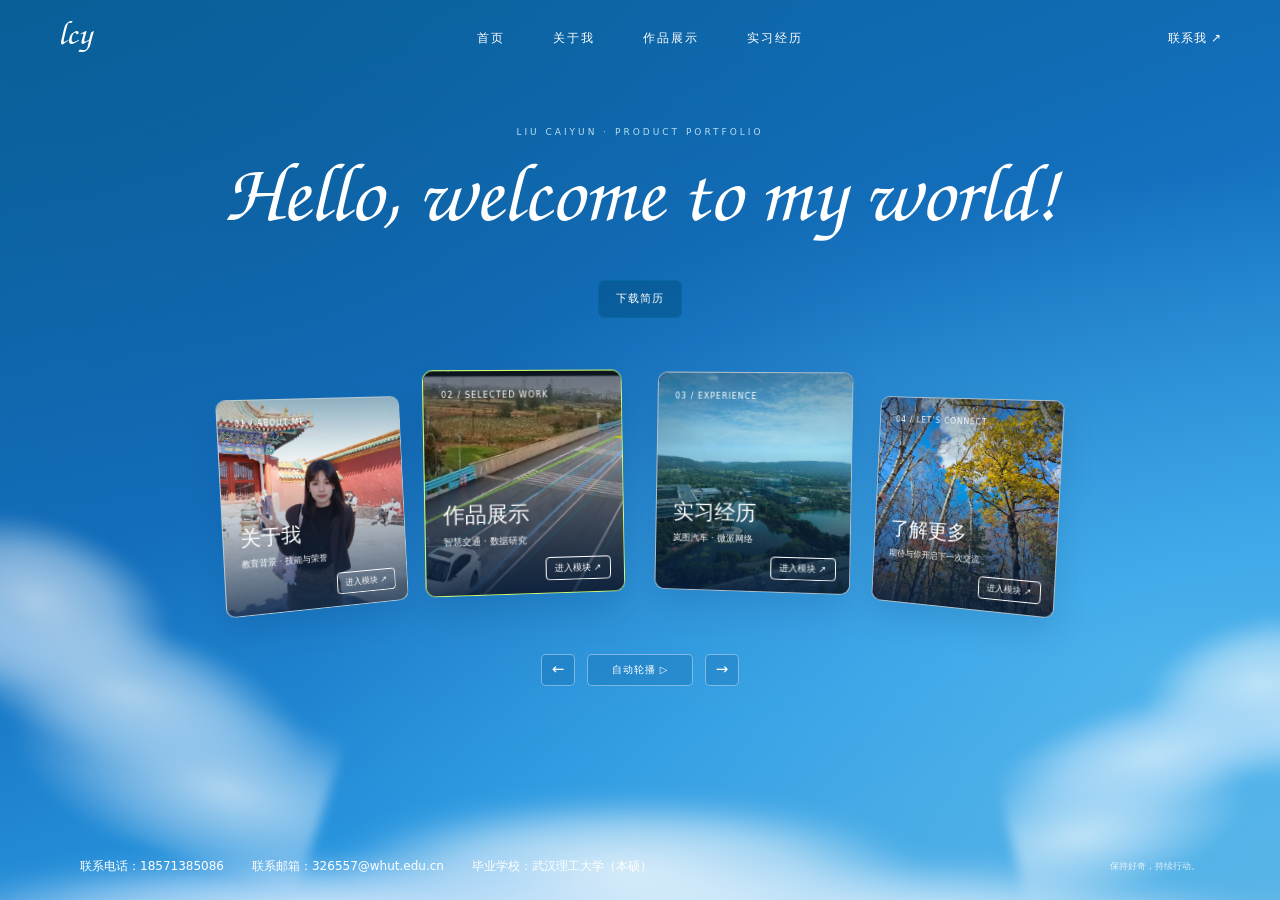
<file: index.html>
<!doctype html>
<html lang="zh-CN"><head><meta charset="utf-8"><meta name="viewport" content="width=device-width,initial-scale=1"><meta name="description" content="刘彩云的个人简历与作品集，产品经理求职。"><title>刘彩云 · 产品经理求职作品集</title><link rel="stylesheet" href="style.css"><link rel="stylesheet" href="landing.css"></head><body>
<a class="skip" href="#main">跳转到主要内容</a>
<div class="landing-sky" aria-hidden="true"><div class="sky-glow"></div><div class="cloudscape cloud-left"></div><div class="cloudscape cloud-right"></div><div class="cloudscape cloud-floor"></div><div class="cloudscape cloud-front"></div></div>
<header><a class="header-name" href="index.html" aria-label="lcy 首页">lcy</a><nav aria-label="主导航"><a href="index.html">首页</a><a href="about.html">关于我</a><a href="projects.html">作品展示</a><a href="experience.html">实习经历</a></nav><a class="nav-contact" href="contact.html">联系我 ↗</a></header>
<main id="main"><section class="landing-home" id="home" aria-label="个人作品集首页"><div class="intro"><p class="intro-kicker">LIU CAIYUN · PRODUCT PORTFOLIO</p><h1 class="handwritten-title">Hello, welcome to my world!</h1><div class="landing-actions"><a class="button quiet" href="assets/resume.pdf" download="刘彩云-简历.pdf">下载简历</a></div></div>
<div class="module-deck orbit-deck" aria-label="四个内容模块的旋转展示" aria-roledescription="轮播"><div class="module-card about-card depth-card"><button class="module-select" aria-label="将关于我移到前方" aria-pressed="false"><img src="assets/portrait.jpg" alt="刘彩云个人照片"><span class="card-number">01 / ABOUT ME</span><span class="card-content"><strong>关于我</strong><small>教育背景 · 技能与荣誉</small></span></button><a class="module-enter" href="about.html">进入模块 ↗</a></div><div class="module-card work-card depth-card"><button class="module-select" aria-label="将作品展示移到前方" aria-pressed="false"><img class="card-photo" src="assets/work-photo.png" alt="高速公路车辆轨迹研究画面" draggable="false"><span class="card-number">02 / SELECTED WORK</span><span class="card-content"><strong>作品展示</strong><small>智慧交通 · 数据研究</small></span></button><a class="module-enter" href="projects.html">进入模块 ↗</a></div><div class="module-card career-card depth-card"><button class="module-select" aria-label="将实习经历移到前方" aria-pressed="false"><img class="card-photo" src="assets/experience-photo.jpg" alt="园区与湖景" draggable="false"><span class="card-number">03 / EXPERIENCE</span><span class="card-content"><strong>实习经历</strong><small>岚图汽车 · 微派网络</small></span></button><a class="module-enter" href="experience.html">进入模块 ↗</a></div><div class="module-card contact-card depth-card"><button class="module-select" aria-label="将了解更多移到前方" aria-pressed="false"><img class="card-photo" src="assets/contact-photo.jpg" alt="蓝天下的秋日树林" draggable="false"><span class="card-number">04 / LET’S CONNECT</span><span class="card-content"><strong>了解更多</strong><small>期待与你开启下一次交流</small></span></button><a class="module-enter" href="contact.html">进入模块 ↗</a></div></div>
<div class="orbit-controls" role="group" aria-label="控制模块旋转"><button id="orbit-prev" aria-label="向左旋转">←</button><button id="orbit-pause" aria-pressed="false">暂停旋转 Ⅱ</button><button id="orbit-next" aria-label="向右旋转">→</button></div><footer class="landing-footer"><div class="footer-contacts"><button type="button" class="copy-contact" data-copy="18571385086" data-copy-label="联系电话" aria-label="复制联系电话 18571385086">联系电话：18571385086</button><button type="button" class="copy-contact" data-copy="326557@whut.edu.cn" data-copy-label="联系邮箱" aria-label="复制联系邮箱 326557@whut.edu.cn">联系邮箱：326557@whut.edu.cn</button><span class="footer-school">毕业学校：武汉理工大学（本硕）</span></div><span>保持好奇，持续行动。</span></footer></section>





</main><dialog id="project-dialog" aria-labelledby="dialog-title"><button class="close" aria-label="关闭项目详情">×</button><span class="eyebrow">RESEARCH PROJECT</span><h2 id="dialog-title"></h2><div id="dialog-content"></div><button class="button primary close-bottom">返回项目列表</button></dialog>
<dialog id="photo-dialog" aria-label="个人照片"><button class="photo-close" aria-label="关闭照片">×</button><img src="assets/portrait.jpg" alt="刘彩云的个人照片完整展示"><p>刘彩云 · 保持好奇，持续行动。</p></dialog><script src="script.js"></script><script src="orbit.js"></script><div class="copy-toast" role="status" aria-live="polite"></div></body></html>
</file>
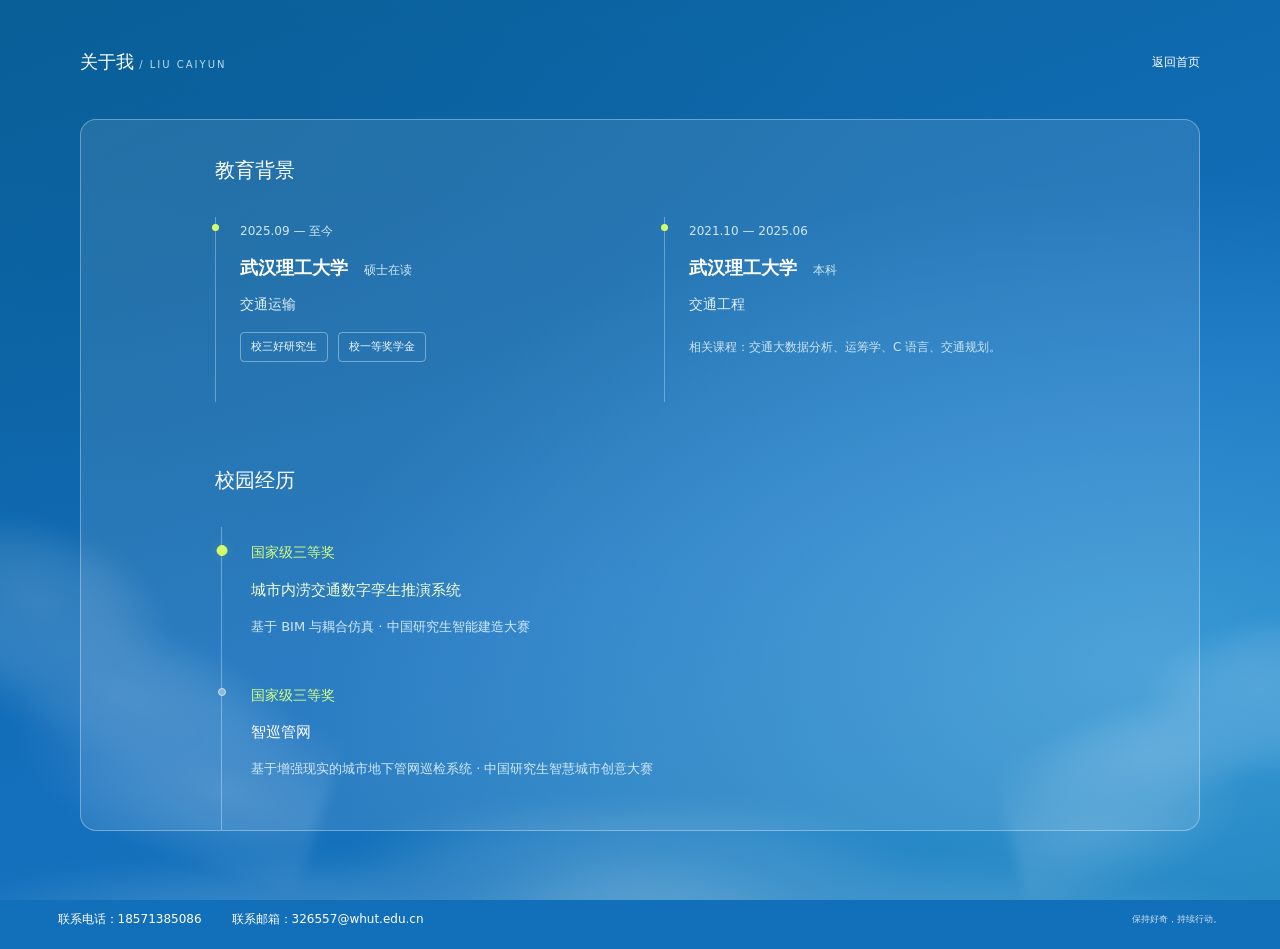
<file: about.html>
<!doctype html>
<html lang="zh-CN"><head><meta charset="utf-8"><meta name="viewport" content="width=device-width,initial-scale=1"><meta name="description" content="刘彩云的个人简历与作品集，产品经理求职。"><title>关于我 · 刘彩云</title><link rel="stylesheet" href="style.css"><link rel="stylesheet" href="landing.css"></head><body class="detail-page about-page"><div class="landing-sky" aria-hidden="true"><div class="sky-glow"></div><div class="cloudscape cloud-left"></div><div class="cloudscape cloud-right"></div><div class="cloudscape cloud-floor"></div><div class="cloudscape cloud-front"></div></div><main id="main" class="detail-main"><div class="module-toolbar"><div>关于我<small> / LIU CAIYUN</small></div><a class="back-link" href="index.html">返回首页</a></div><section class="section wrap module-panel" id="about" aria-label="关于我"><div class="about-grid paged-about"><div class="about-pages" tabindex="0" aria-label="上下滚动查看教育背景、校园经历、工具与能力"><section class="about-sheet" aria-label="教育背景"><div><h3 class="minor-title">教育背景</h3><div class="education"><span class="edu-dot"></span><small>2025.09 — 至今</small><h3>武汉理工大学 <span>硕士在读</span></h3><p>交通运输</p><div class="tags"><span>校三好研究生</span><span>校一等奖学金</span></div></div><div class="education"><span class="edu-dot"></span><small>2021.10 — 2025.06</small><h3>武汉理工大学 <span>本科</span></h3><p>交通工程</p><p class="note">相关课程：交通大数据分析、运筹学、C 语言、交通规划。</p></div></div></section><section class="about-sheet" id="campus" aria-label="校园经历"><div class="awards awards-timeline"><h3 class="minor-title">校园经历</h3><article><span>国家级三等奖</span><h4><a class="campus-project-link" href="flood-project.html">城市内涝交通数字孪生推演系统</a></h4><p>基于 BIM 与耦合仿真 · 中国研究生智能建造大赛</p></article><article><span>国家级三等奖</span><h4>智巡管网</h4><p>基于增强现实的城市地下管网巡检系统 · 中国研究生智慧城市创意大赛</p></article><article><span>理工合伙人二等奖</span><h4>全息智航</h4><p>智慧透视长江黄金水道项目。</p></article><article><span>院级一等奖</span><h4>智能驾驶技术应用的社会信任度调查</h4></article><article><span>教材整理参与</span><h4>《交通地理信息系统——原理、方法及应用》</h4><p>高等学校交通运输类专业教材</p></article></div></section><section class="about-sheet skills-sheet" aria-label="工具与能力"><div><div class="skills"><h3 class="minor-title">工具与能力</h3><dl><dt>数据与技术</dt><dd>Python · SQL · HTML / CSS</dd><dt>基础办公软件</dt><dd>Excel · PowerPoint · Word · Visio</dd><dt>设计</dt><dd>Photoshop · PR</dd><dt>语言</dt><dd>CET-4 · CET-6</dd></dl></div></div></section></div></div></section></main><footer class="landing-footer"><div class="footer-contacts"><button type="button" class="copy-contact" data-copy="18571385086" data-copy-label="联系电话" aria-label="复制联系电话 18571385086">联系电话：18571385086</button><button type="button" class="copy-contact" data-copy="326557@whut.edu.cn" data-copy-label="联系邮箱" aria-label="复制联系邮箱 326557@whut.edu.cn">联系邮箱：326557@whut.edu.cn</button></div><span>保持好奇，持续行动。</span></footer><dialog id="project-dialog" aria-labelledby="dialog-title"><button class="close" aria-label="关闭项目详情">×</button><span class="eyebrow">RESEARCH PROJECT</span><h2 id="dialog-title"></h2><div id="dialog-content"></div><button class="button primary close-bottom">返回项目列表</button></dialog><script src="script.js"></script><script src="about-pages.js"></script><div class="copy-toast" role="status" aria-live="polite"></div></body></html>
</file>
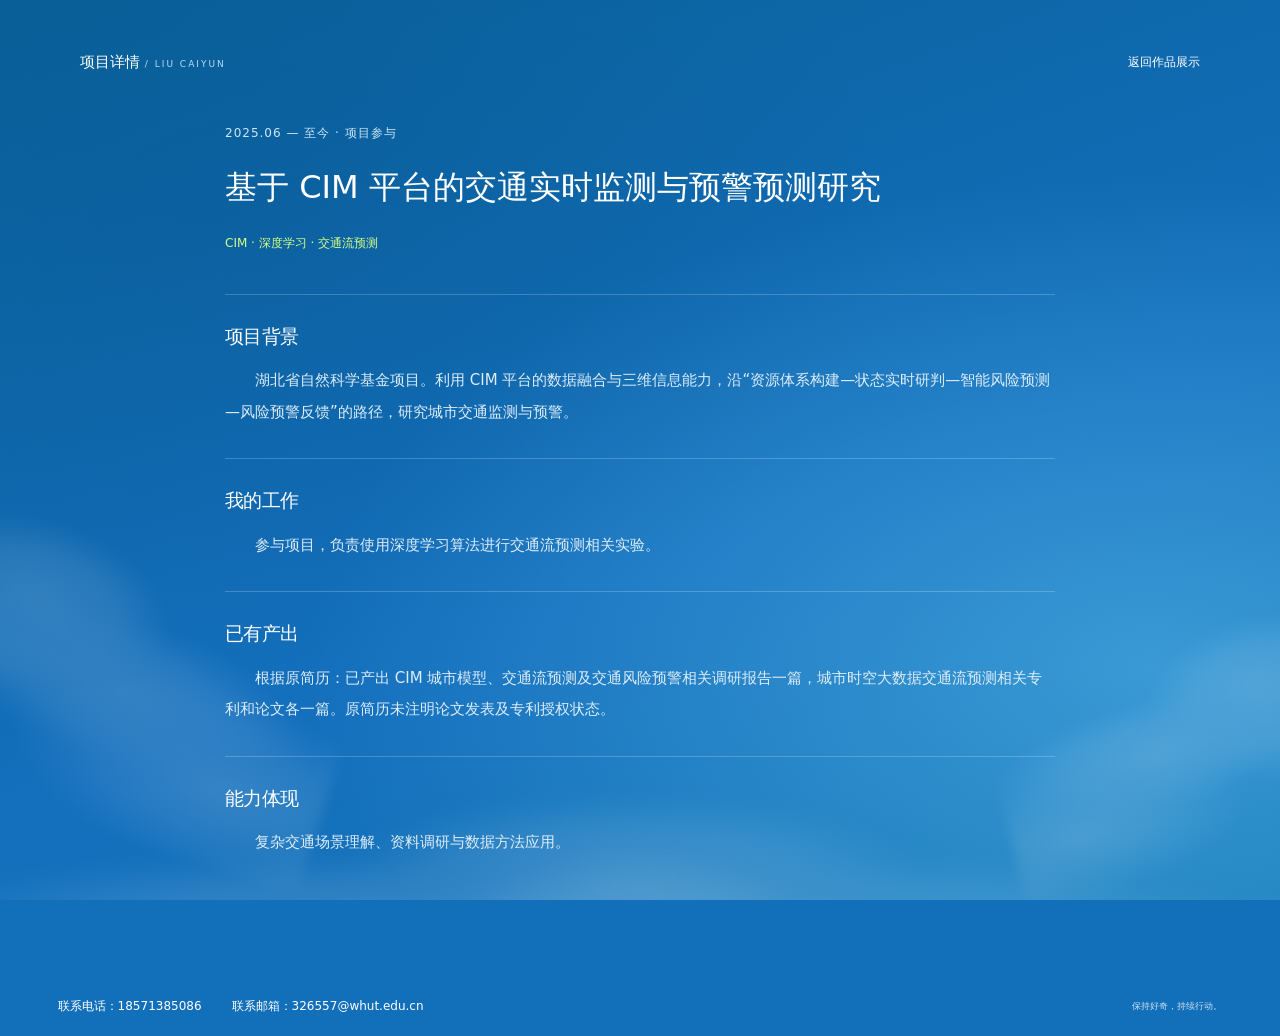
<file: cim-project.html>
<!doctype html>
<html lang="zh-CN"><head><meta charset="utf-8"><meta name="viewport" content="width=device-width,initial-scale=1"><meta name="description" content="刘彩云的个人简历与作品集，产品经理求职。"><title>基于 CIM 平台的交通实时监测与预警预测研究 · 刘彩云</title><link rel="stylesheet" href="style.css"><link rel="stylesheet" href="landing.css"></head><body class="detail-page research-page"><div class="landing-sky" aria-hidden="true"><div class="sky-glow"></div><div class="cloudscape cloud-left"></div><div class="cloudscape cloud-right"></div><div class="cloudscape cloud-floor"></div><div class="cloudscape cloud-front"></div></div><main id="main" class="detail-main"><div class="module-toolbar"><div>项目详情<small> / LIU CAIYUN</small></div><a class="back-link" href="projects.html">返回作品展示</a></div><article class="research-content"><div class="research-heading"><p class="research-meta">2025.06 — 至今 · 项目参与</p><h1>基于 CIM 平台的交通实时监测与预警预测研究</h1><p class="research-tools">CIM · 深度学习 · 交通流预测</p></div><section><h2>项目背景</h2><p>湖北省自然科学基金项目。利用 CIM 平台的数据融合与三维信息能力，沿“资源体系构建—状态实时研判—智能风险预测—风险预警反馈”的路径，研究城市交通监测与预警。</p></section><section><h2>我的工作</h2><p>参与项目，负责使用深度学习算法进行交通流预测相关实验。</p></section><section><h2>已有产出</h2><p>根据原简历：已产出 CIM 城市模型、交通流预测及交通风险预警相关调研报告一篇，城市时空大数据交通流预测相关专利和论文各一篇。原简历未注明论文发表及专利授权状态。</p></section><section><h2>能力体现</h2><p>复杂交通场景理解、资料调研与数据方法应用。</p></section></article></main><footer class="landing-footer"><div class="footer-contacts"><button type="button" class="copy-contact" data-copy="18571385086" data-copy-label="联系电话" aria-label="复制联系电话 18571385086">联系电话：18571385086</button><button type="button" class="copy-contact" data-copy="326557@whut.edu.cn" data-copy-label="联系邮箱" aria-label="复制联系邮箱 326557@whut.edu.cn">联系邮箱：326557@whut.edu.cn</button></div><span>保持好奇，持续行动。</span></footer><dialog id="project-dialog" aria-labelledby="dialog-title"><button class="close" aria-label="关闭项目详情">×</button><span class="eyebrow">RESEARCH PROJECT</span><h2 id="dialog-title"></h2><div id="dialog-content"></div><button class="button primary close-bottom">返回项目列表</button></dialog><script src="script.js"></script><div class="copy-toast" role="status" aria-live="polite"></div></body></html>
</file>
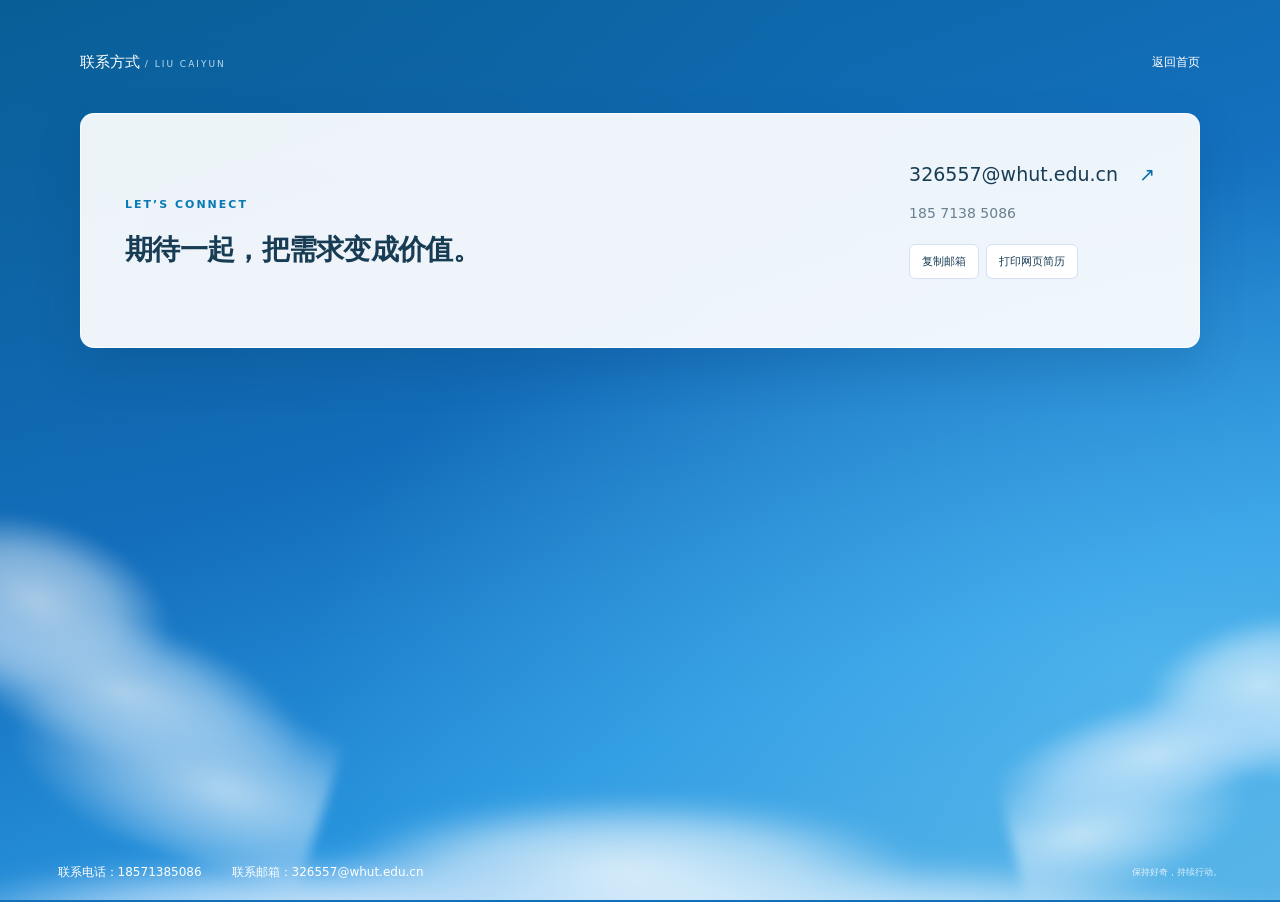
<file: contact.html>
<!doctype html>
<html lang="zh-CN"><head><meta charset="utf-8"><meta name="viewport" content="width=device-width,initial-scale=1"><meta name="description" content="刘彩云的个人简历与作品集，产品经理求职。"><title>联系方式 · 刘彩云</title><link rel="stylesheet" href="style.css"><link rel="stylesheet" href="landing.css"></head><body class="detail-page"><div class="landing-sky" aria-hidden="true"><div class="sky-glow"></div><div class="cloudscape cloud-left"></div><div class="cloudscape cloud-right"></div><div class="cloudscape cloud-floor"></div><div class="cloudscape cloud-front"></div></div><main id="main" class="detail-main"><div class="module-toolbar"><div>联系方式<small> / LIU CAIYUN</small></div><a class="back-link" href="index.html">返回首页</a></div><section class="contact wrap module-panel" id="contact" aria-label="联系方式"><div><span class="eyebrow">LET’S CONNECT</span><h2>期待一起，把需求变成价值。</h2></div><div class="contact-actions"><a href="mailto:326557@whut.edu.cn">326557@whut.edu.cn <span>↗</span></a><a class="phone" href="tel:18571385086">185 7138 5086</a><div><button id="copy-email">复制邮箱</button><button id="print">打印网页简历</button></div><span id="copy-status" role="status"></span></div></section></main><footer class="landing-footer"><div class="footer-contacts"><button type="button" class="copy-contact" data-copy="18571385086" data-copy-label="联系电话" aria-label="复制联系电话 18571385086">联系电话：18571385086</button><button type="button" class="copy-contact" data-copy="326557@whut.edu.cn" data-copy-label="联系邮箱" aria-label="复制联系邮箱 326557@whut.edu.cn">联系邮箱：326557@whut.edu.cn</button></div><span>保持好奇，持续行动。</span></footer><dialog id="project-dialog" aria-labelledby="dialog-title"><button class="close" aria-label="关闭项目详情">×</button><span class="eyebrow">RESEARCH PROJECT</span><h2 id="dialog-title"></h2><div id="dialog-content"></div><button class="button primary close-bottom">返回项目列表</button></dialog><script src="script.js"></script><div class="copy-toast" role="status" aria-live="polite"></div></body></html>
</file>
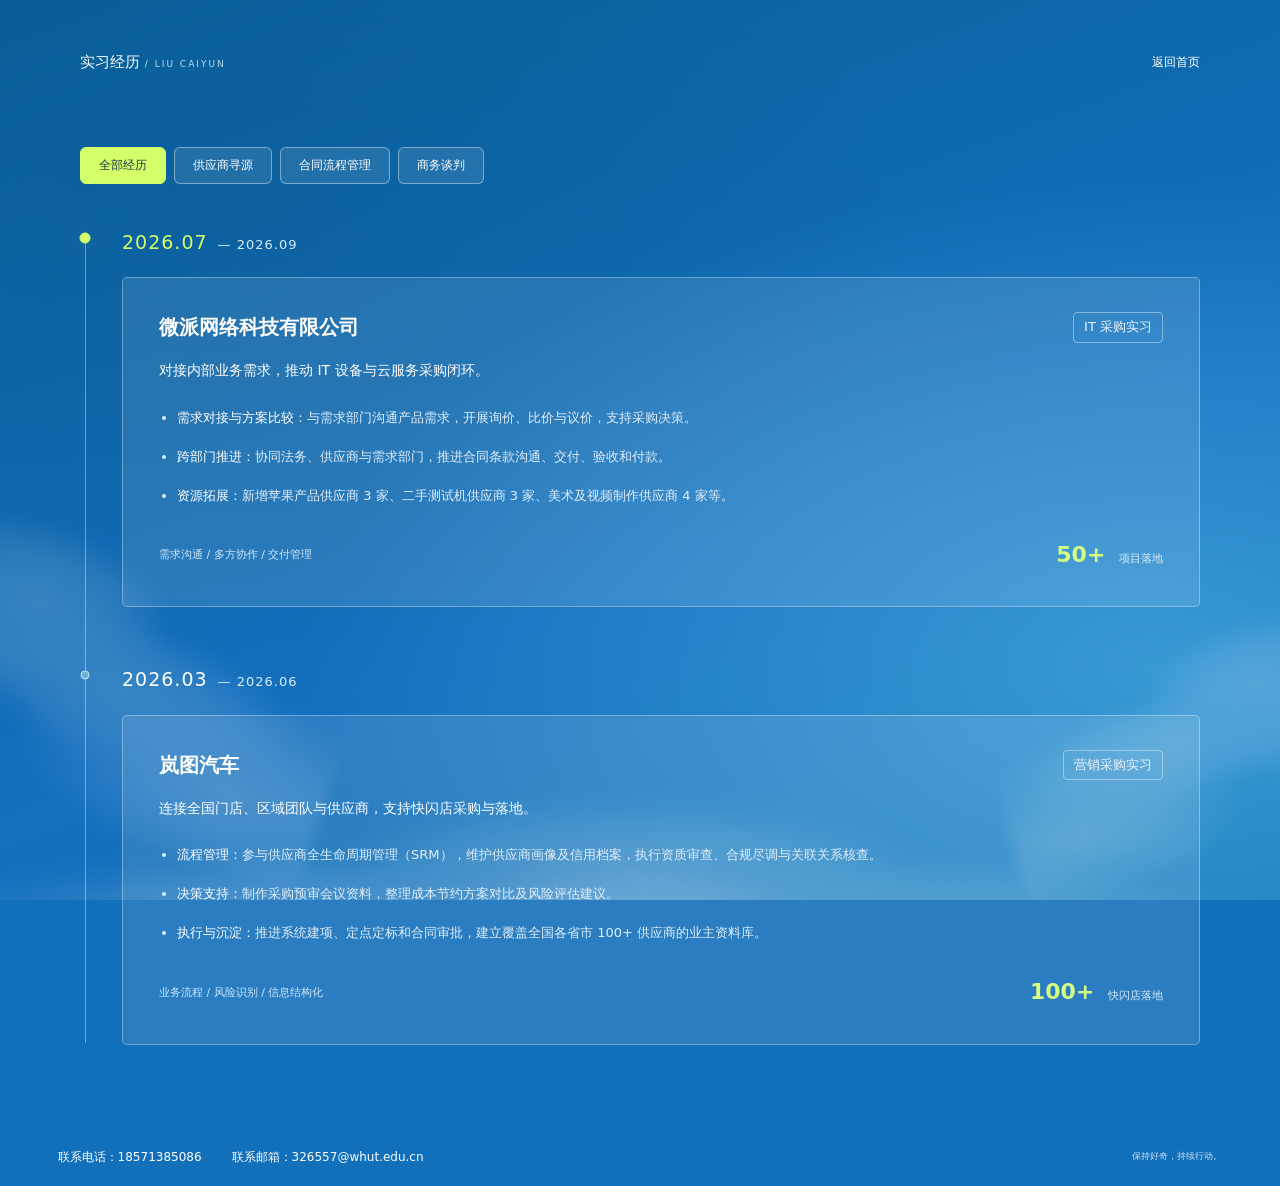
<file: experience.html>
<!doctype html>
<html lang="zh-CN"><head><meta charset="utf-8"><meta name="viewport" content="width=device-width,initial-scale=1"><meta name="description" content="刘彩云的个人简历与作品集，产品经理求职。"><title>实习经历 · 刘彩云</title><link rel="stylesheet" href="style.css"><link rel="stylesheet" href="landing.css"></head><body class="detail-page experience-page"><div class="landing-sky" aria-hidden="true"><div class="sky-glow"></div><div class="cloudscape cloud-left"></div><div class="cloudscape cloud-right"></div><div class="cloudscape cloud-floor"></div><div class="cloudscape cloud-front"></div></div><main id="main" class="detail-main"><div class="module-toolbar"><div>实习经历<small> / LIU CAIYUN</small></div><a class="back-link" href="index.html">返回首页</a></div><section class="section wrap module-panel" id="experience" aria-label="实习经历"><div class="filters" role="group" aria-label="筛选实习经历"><button class="selected" data-filter="all" aria-pressed="true">全部经历</button><button data-filter="sourcing" aria-pressed="false">供应商寻源</button><button data-filter="contract" aria-pressed="false">合同流程管理</button><button data-filter="negotiation" aria-pressed="false">商务谈判</button></div>
<div class="experience-timeline"><div class="timeline-rail" aria-hidden="true"><span class="timeline-progress"></span></div><div class="timeline-entry"><div class="timeline-date"><time datetime="2026-07">2026.07</time><span>— 2026.09</span></div><article class="experience" data-tags="sourcing contract negotiation"><div class="exp-content"><div class="exp-title"><h3>微派网络科技有限公司</h3><span class="tag">IT 采购实习</span></div><p class="lead">对接内部业务需求，推动 IT 设备与云服务采购闭环。</p><ul><li><b>需求对接与方案比较：</b>与需求部门沟通产品需求，开展询价、比价与议价，支持采购决策。</li><li><b>跨部门推进：</b>协同法务、供应商与需求部门，推进合同条款沟通、交付、验收和付款。</li><li><b>资源拓展：</b>新增苹果产品供应商 3 家、二手测试机供应商 3 家、美术及视频制作供应商 4 家等。</li></ul><div class="exp-foot"><span>需求沟通 / 多方协作 / 交付管理</span><strong>50+ <small>项目落地</small></strong></div></div></article>
</div><div class="timeline-entry"><div class="timeline-date"><time datetime="2026-03">2026.03</time><span>— 2026.06</span></div><article class="experience" data-tags="contract"><div class="exp-content"><div class="exp-title"><h3>岚图汽车</h3><span class="tag">营销采购实习</span></div><p class="lead">连接全国门店、区域团队与供应商，支持快闪店采购与落地。</p><ul><li><b>流程管理：</b>参与供应商全生命周期管理（SRM），维护供应商画像及信用档案，执行资质审查、合规尽调与关联关系核查。</li><li><b>决策支持：</b>制作采购预审会议资料，整理成本节约方案对比及风险评估建议。</li><li><b>执行与沉淀：</b>推进系统建项、定点定标和合同审批，建立覆盖全国各省市 100+ 供应商的业主资料库。</li></ul><div class="exp-foot"><span>业务流程 / 风险识别 / 信息结构化</span><strong>100+ <small>快闪店落地</small></strong></div></div></article></div></div></section></main><footer class="landing-footer"><div class="footer-contacts"><button type="button" class="copy-contact" data-copy="18571385086" data-copy-label="联系电话" aria-label="复制联系电话 18571385086">联系电话：18571385086</button><button type="button" class="copy-contact" data-copy="326557@whut.edu.cn" data-copy-label="联系邮箱" aria-label="复制联系邮箱 326557@whut.edu.cn">联系邮箱：326557@whut.edu.cn</button></div><span>保持好奇，持续行动。</span></footer><dialog id="project-dialog" aria-labelledby="dialog-title"><button class="close" aria-label="关闭项目详情">×</button><span class="eyebrow">RESEARCH PROJECT</span><h2 id="dialog-title"></h2><div id="dialog-content"></div><button class="button primary close-bottom">返回项目列表</button></dialog><script src="script.js"></script><script src="experience-timeline.js"></script><div class="copy-toast" role="status" aria-live="polite"></div></body></html>
</file>
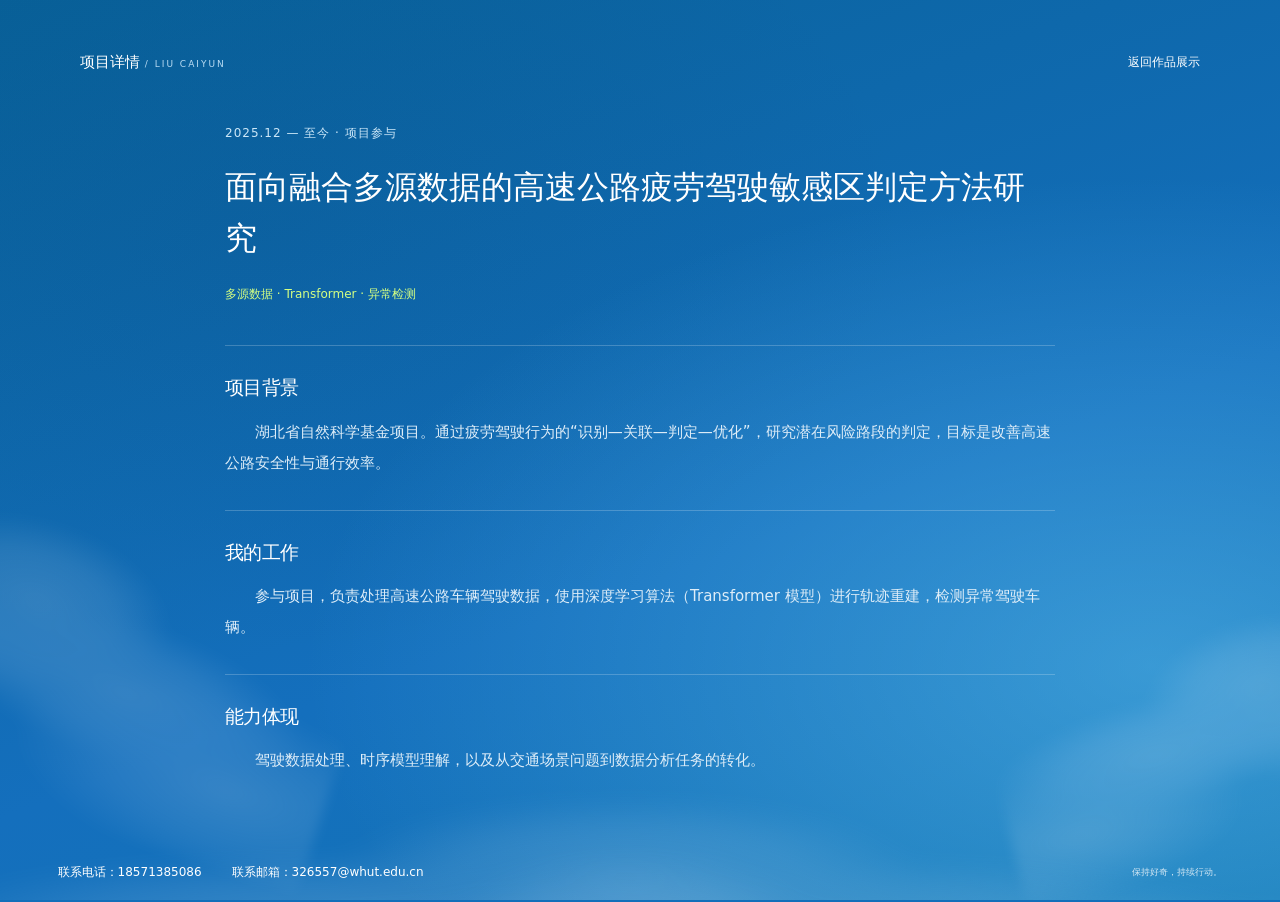
<file: fatigue-project.html>
<!doctype html>
<html lang="zh-CN"><head><meta charset="utf-8"><meta name="viewport" content="width=device-width,initial-scale=1"><meta name="description" content="刘彩云的个人简历与作品集，产品经理求职。"><title>面向融合多源数据的高速公路疲劳驾驶敏感区判定方法研究 · 刘彩云</title><link rel="stylesheet" href="style.css"><link rel="stylesheet" href="landing.css"></head><body class="detail-page research-page"><div class="landing-sky" aria-hidden="true"><div class="sky-glow"></div><div class="cloudscape cloud-left"></div><div class="cloudscape cloud-right"></div><div class="cloudscape cloud-floor"></div><div class="cloudscape cloud-front"></div></div><main id="main" class="detail-main"><div class="module-toolbar"><div>项目详情<small> / LIU CAIYUN</small></div><a class="back-link" href="projects.html">返回作品展示</a></div><article class="research-content"><div class="research-heading"><p class="research-meta">2025.12 — 至今 · 项目参与</p><h1>面向融合多源数据的高速公路疲劳驾驶敏感区判定方法研究</h1><p class="research-tools">多源数据 · Transformer · 异常检测</p></div><section><h2>项目背景</h2><p>湖北省自然科学基金项目。通过疲劳驾驶行为的“识别—关联—判定—优化”，研究潜在风险路段的判定，目标是改善高速公路安全性与通行效率。</p></section><section><h2>我的工作</h2><p>参与项目，负责处理高速公路车辆驾驶数据，使用深度学习算法（Transformer 模型）进行轨迹重建，检测异常驾驶车辆。</p></section><section><h2>能力体现</h2><p>驾驶数据处理、时序模型理解，以及从交通场景问题到数据分析任务的转化。</p></section></article></main><footer class="landing-footer"><div class="footer-contacts"><button type="button" class="copy-contact" data-copy="18571385086" data-copy-label="联系电话" aria-label="复制联系电话 18571385086">联系电话：18571385086</button><button type="button" class="copy-contact" data-copy="326557@whut.edu.cn" data-copy-label="联系邮箱" aria-label="复制联系邮箱 326557@whut.edu.cn">联系邮箱：326557@whut.edu.cn</button></div><span>保持好奇，持续行动。</span></footer><dialog id="project-dialog" aria-labelledby="dialog-title"><button class="close" aria-label="关闭项目详情">×</button><span class="eyebrow">RESEARCH PROJECT</span><h2 id="dialog-title"></h2><div id="dialog-content"></div><button class="button primary close-bottom">返回项目列表</button></dialog><script src="script.js"></script><div class="copy-toast" role="status" aria-live="polite"></div></body></html>
</file>
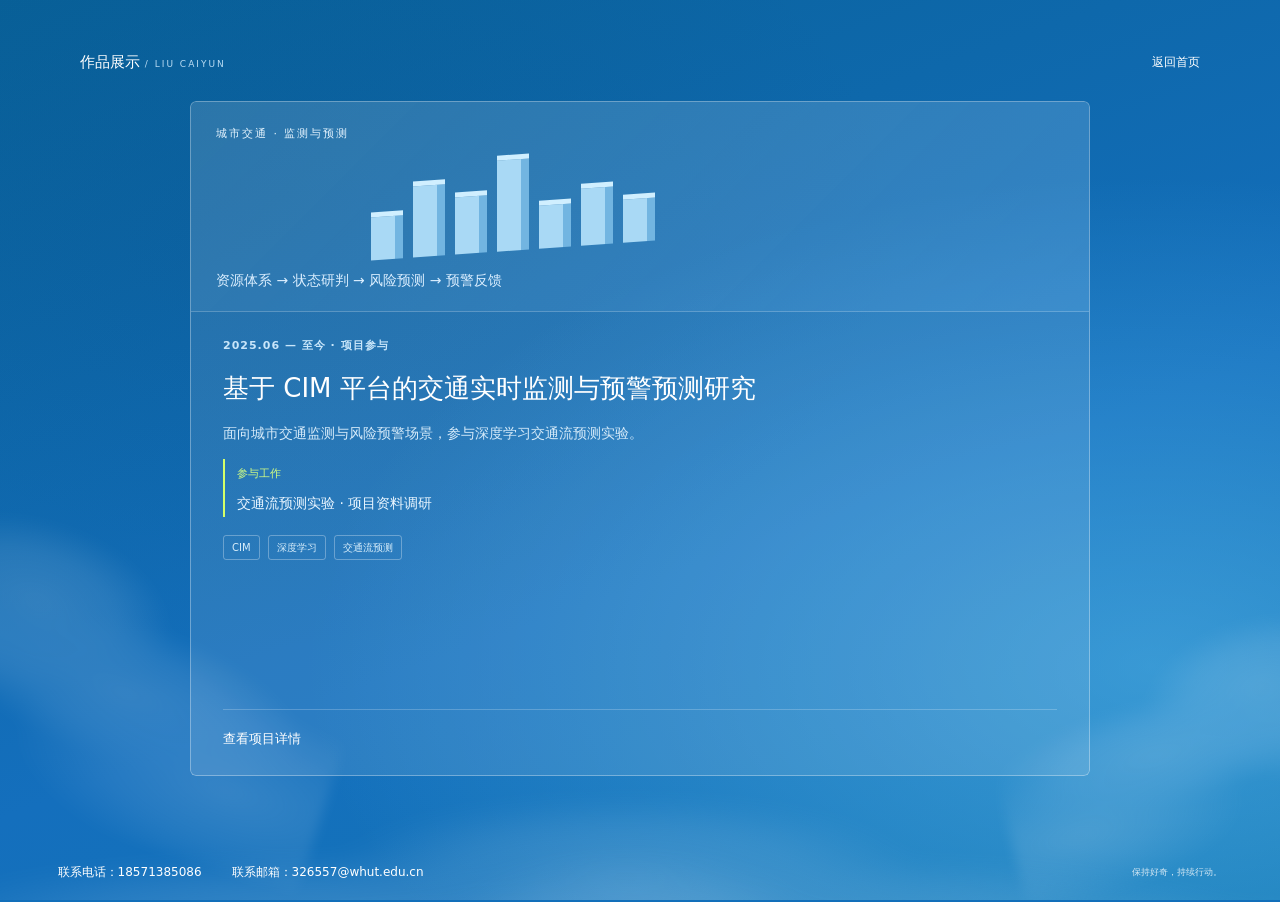
<file: projects.html>
<!doctype html>
<html lang="zh-CN"><head><meta charset="utf-8"><meta name="viewport" content="width=device-width,initial-scale=1"><meta name="description" content="刘彩云的个人简历与作品集，产品经理求职。"><title>作品展示 · 刘彩云</title><link rel="stylesheet" href="style.css"><link rel="stylesheet" href="landing.css"></head><body class="detail-page projects-page"><div class="landing-sky" aria-hidden="true"><div class="sky-glow"></div><div class="cloudscape cloud-left"></div><div class="cloudscape cloud-right"></div><div class="cloudscape cloud-floor"></div><div class="cloudscape cloud-front"></div></div><main id="main" class="detail-main"><div class="module-toolbar"><div>作品展示<small> / LIU CAIYUN</small></div><a class="back-link" href="index.html">返回首页</a></div><section class="projects-band module-panel" id="projects" aria-label="作品展示"><div class="section wrap"><div class="project-grid works-pages" tabindex="0" aria-label="上下滚动浏览两个项目"><article class="project-card"><div class="project-visual city" aria-hidden="true"><span class="visual-label">城市交通 · 监测与预测</span><div class="buildings"><i></i><i></i><i></i><i></i><i></i><i></i><i></i></div><span class="visual-caption">资源体系 → 状态研判 → 风险预测 → 预警反馈</span></div><div class="project-body"><span class="eyebrow">2025.06 — 至今 · 项目参与</span><h2>基于 CIM 平台的交通实时监测与预警预测研究</h2><p>面向城市交通监测与风险预警场景，参与深度学习交通流预测实验。</p><div class="project-role"><span>参与工作</span><p>交通流预测实验 · 项目资料调研</p></div><div class="tags"><span>CIM</span><span>深度学习</span><span>交通流预测</span></div><a class="text-button" href="cim-project.html">查看项目详情</a></div></article><article class="project-card"><div class="project-visual road" aria-hidden="true"><span class="visual-label">高速公路 · 驾驶行为分析</span><div class="road-lines"><i></i><i></i><i></i></div><span class="car c1"></span><span class="car c2"></span><span class="car c3"></span><span class="visual-caption">识别 → 关联 → 判定 → 优化</span></div><div class="project-body"><span class="eyebrow">2025.12 — 至今 · 项目参与</span><h2>面向融合多源数据的高速公路疲劳驾驶敏感区判定</h2><p>从高速公路门架视频中提取车辆轨迹，对数据进行处理后使用transformer等算法对数据进行重建，计算异常分值找出异常轨迹。</p><div class="project-role"><span>参与工作</span><p>驾驶数据处理 · 轨迹重建 · 异常检测</p></div><div class="tags"><span>多源数据</span><span>Transformer</span><span>异常检测</span></div><a class="text-button" href="fatigue-project.html">查看项目详情</a></div></article></div></div></section></main><footer class="landing-footer"><div class="footer-contacts"><button type="button" class="copy-contact" data-copy="18571385086" data-copy-label="联系电话" aria-label="复制联系电话 18571385086">联系电话：18571385086</button><button type="button" class="copy-contact" data-copy="326557@whut.edu.cn" data-copy-label="联系邮箱" aria-label="复制联系邮箱 326557@whut.edu.cn">联系邮箱：326557@whut.edu.cn</button></div><span>保持好奇，持续行动。</span></footer><dialog id="project-dialog" aria-labelledby="dialog-title"><button class="close" aria-label="关闭项目详情">×</button><span class="eyebrow">RESEARCH PROJECT</span><h2 id="dialog-title"></h2><div id="dialog-content"></div><button class="button primary close-bottom">返回项目列表</button></dialog><script src="script.js"></script><script src="works-pages.js"></script><div class="copy-toast" role="status" aria-live="polite"></div></body></html>
</file>
<file: style.css>
:root{--ink:#18243c;--muted:#667189;--blue:#355bed;--line:#e3e8ef;--soft:#f5f7fc}*{box-sizing:border-box}html{scroll-behavior:smooth;scroll-padding-top:90px}body{margin:0;color:var(--ink);font-family:Inter,"Microsoft YaHei","PingFang SC",system-ui,sans-serif;font-size:15px;line-height:1.75;background:#fff}a{color:inherit;text-decoration:none}button{font:inherit;cursor:pointer}a,button{-webkit-tap-highlight-color:transparent}button,a{touch-action:manipulation}:focus-visible{outline:3px solid #839aff;outline-offset:5px}button{color:inherit}header{height:85px;display:flex;align-items:center;justify-content:space-between;max-width:1248px;margin:auto;padding:0 44px;border-bottom:1px solid var(--line)}.brand{font-weight:700;font-size:17px;display:flex;align-items:center;gap:12px}.brand-mark{background:var(--blue);color:white;border-radius:10px;width:34px;height:34px;text-align:center;font-size:24px;line-height:34px}.brand-sub{font-weight:400;font-size:11px;letter-spacing:2px;color:var(--muted)}nav{display:flex;align-items:center;gap:30px;font-size:13px}nav a:hover{color:var(--blue)}.nav-contact{border:1px solid var(--line);padding:7px 16px;border-radius:7px}.wrap{width:min(1120px,calc(100% - 88px));margin-inline:auto}.hero{display:grid;grid-template-columns:1.15fr 1fr;gap:64px;padding-top:78px;padding-bottom:65px;align-items:center}.eyebrow{font-size:11px;letter-spacing:2px;color:var(--blue);font-weight:600}.dot{display:inline-block;width:7px;height:7px;background:#4b9d7e;border-radius:50%;margin-right:8px}h1{font-size:clamp(36px,4.2vw,56px);line-height:1.38;letter-spacing:-2px;margin:24px 0}h2{font-size:29px;line-height:1.5;letter-spacing:-.7px;margin:12px 0 0}h3,h4,p{margin-top:0}.accent{color:var(--blue)}.hero-desc{color:var(--muted);font-size:16px;line-height:1.9}.hero-actions{display:flex;gap:12px;margin:30px 0 24px}.button{display:inline-flex;align-items:center;gap:24px;padding:12px 21px;border-radius:7px;font-size:13px;border:1px solid transparent}.primary{background:var(--blue);color:#fff}.primary:hover{background:#2545cb}.secondary{border-color:var(--line);background:#fff}.availability{display:flex;flex-direction:column;gap:4px;font-size:12px;color:var(--muted)}.hero-art{height:449px;background:#edf1fc;border:1px solid #e3e9fa;border-radius:18px;position:relative;overflow:hidden;background-image:radial-gradient(#cbd5ef .8px,transparent .8px);background-size:17px 17px}.art-top,.art-bottom{position:absolute;left:25px;right:25px;font-size:9px;letter-spacing:1.5px;color:#6578a0;display:flex;justify-content:space-between}.art-top{top:23px}.art-bottom{bottom:24px;align-items:center}.art-bottom span{font-size:30px}.orbit{border:1px solid #b8c7ed;border-radius:50%;position:absolute;width:286px;height:286px;left:calc(50% - 143px);top:80px}.orbit-two{width:218px;height:218px;left:calc(50% - 109px);top:114px;border-style:dashed}.art-center{position:absolute;left:calc(50% - 76px);top:153px;width:152px;height:152px;border-radius:50%;display:flex;flex-direction:column;justify-content:center;align-items:center;background:#355bed;color:#dce4ff;font-size:16px;box-shadow:0 15px 45px #355bed30}.art-center strong{font-size:23px;color:#fff}.floating{position:absolute;background:#ffffffed;border:1px solid #e1e6f0;box-shadow:0 7px 22px #263e6c0b;border-radius:10px;padding:12px 16px;display:grid;grid-template-columns:27px auto;column-gap:8px}.floating i{grid-row:span 2;color:#6382ef;font-size:12px;font-style:normal}.floating strong{font-size:13px}.floating small{font-size:10px;color:var(--muted)}.f1{left:23px;top:69px;transform:rotate(-5deg)}.f2{right:15px;top:183px;transform:rotate(5deg)}.f3{left:33px;bottom:68px;transform:rotate(-4deg)}.proof{border-top:1px solid var(--line);border-bottom:1px solid var(--line);padding:30px 0;display:grid;grid-template-columns:repeat(4,1fr)}.proof>div{padding:0 25px;border-right:1px solid var(--line)}.proof>div:first-child{padding-left:0}.proof>div:last-child{border:0}.proof strong{font-size:32px;letter-spacing:-1px;font-weight:600}.proof strong span{font-size:19px;color:var(--blue);margin-left:4px}.proof p{font-size:13px;margin:5px 0}.proof small{font-size:11px;color:var(--muted)}.section{padding-top:82px;padding-bottom:76px}.section-head{display:flex;justify-content:space-between;align-items:end;gap:24px;margin-bottom:32px}.section-head>p{font-size:13px;color:var(--muted);margin:0}.filters{display:flex;gap:8px;margin:28px 0}.filters button{padding:7px 18px;border:1px solid var(--line);border-radius:25px;background:#fff;font-size:12px}.filters .selected{color:var(--blue);background:#eef2ff;border-color:#dce3ff}.experience{display:grid;grid-template-columns:185px 1fr;border-top:1px solid var(--line);padding:30px 0;gap:30px}.experience[hidden]{display:none}.exp-meta{display:flex;align-items:start;flex-direction:column;font-size:12px;gap:8px;color:var(--muted)}.company-icon{width:43px;height:43px;border-radius:11px;display:grid;place-items:center;font-size:24px;font-weight:600;margin-bottom:12px}.violet{color:#8158cc;background:#f1ebfc}.blue{color:#35627d;background:#eaf4f8}.exp-title{display:flex;align-items:center;justify-content:space-between;gap:15px}.exp-title h3{font-size:20px;margin:0}.tag,.tags span{font-size:11px;padding:3px 9px;border-radius:4px;background:var(--soft);color:var(--muted)}.lead{margin:13px 0;font-size:14px}.exp-content ul{padding-left:18px;margin:0;color:var(--muted);font-size:13px;line-height:1.95}.exp-content li{margin-bottom:7px}.exp-content b{color:#3f4c63;font-weight:500}.exp-foot{display:flex;align-items:center;justify-content:space-between;gap:20px;margin-top:22px}.exp-foot>span{font-size:11px;color:var(--blue)}.exp-foot strong{font-size:22px;color:var(--blue)}.exp-foot small{font-size:11px;font-weight:400;color:var(--muted);margin-left:6px}.note{font-size:11px;color:var(--muted);margin-top:18px}.projects-band{background:#f5f7fb}.project-grid{display:grid;grid-template-columns:1fr 1fr;gap:26px}.project-card{background:white;border:1px solid #e4e9f0;border-radius:12px;overflow:hidden}.project-visual{height:205px;position:relative;overflow:hidden}.city{background:#e6ecfc}.visual-label{position:absolute;top:17px;left:22px;font-size:9px;letter-spacing:1.7px;color:#5c729e;z-index:2}.visual-caption{position:absolute;bottom:15px;left:22px;font-size:10px;color:#5c729e;z-index:2}.buildings{display:flex;align-items:end;gap:9px;position:absolute;bottom:45px;left:17%;right:17%;height:115px;transform:skewY(-7deg)}.buildings i{width:40px;height:60px;background:linear-gradient(90deg,#8da8f0 75%,#7190da 75%);border-top:5px solid #c8d5fa}.buildings i:nth-child(2n){height:98px}.buildings i:nth-child(3n){height:80px}.buildings i:nth-child(4){height:122px}.road{background:#e5efed}.road-lines{position:absolute;width:80%;height:270px;left:15%;top:-26px;transform:rotate(-28deg);background:#c8dbd8;border-left:3px solid #afcac5;border-right:3px solid #afcac5;display:flex;justify-content:space-evenly}.road-lines i{border-left:2px dashed #f7faf9}.road .visual-label,.road .visual-caption{color:#527e75}.car{position:absolute;width:19px;height:40px;background:#3f8578;border:3px solid #d2e8e0;border-radius:6px;transform:rotate(-28deg);box-shadow:4px 7px 0 #395f7115}.c1{left:32%;top:82px}.c2{left:60%;top:112px;background:#6d8faa}.c3{left:65%;top:33px;background:#839a91}.project-body{padding:27px}.project-body>.eyebrow{font-size:10px;letter-spacing:1px;color:var(--muted)}.project-body h3{font-size:21px;line-height:1.6;margin:12px 0}.project-body p{font-size:13px;color:var(--muted);line-height:1.9}.tags{display:flex;flex-wrap:wrap;gap:8px}.text-button{border:0;border-top:1px solid var(--line);background:none;width:100%;display:flex;justify-content:space-between;padding:18px 0 0;margin-top:22px;color:var(--blue);font-size:13px}.about-grid{display:grid;grid-template-columns:1fr 1fr;gap:95px}.minor-title{font-size:15px;margin-bottom:25px}.education{position:relative;border-left:1px solid var(--line);padding:0 0 28px 22px}.edu-dot{position:absolute;left:-4px;top:7px;width:7px;height:7px;background:var(--blue);border-radius:50%}.education small{color:var(--muted);font-size:11px}.education h3{font-size:18px;margin:7px 0}.education h3 span{font-size:11px;font-weight:400;margin-left:10px;color:var(--muted)}.education p{font-size:13px;margin-bottom:12px}.skills{margin-top:20px}dl{display:grid;grid-template-columns:95px 1fr;gap:12px;font-size:12px}dt{color:var(--muted)}dd{margin:0}.awards article{border-top:1px solid var(--line);padding:18px 0}.awards article>span{font-size:10px;color:var(--blue)}.awards h4{font-size:14px;font-weight:500;margin:5px 0}.awards p{color:var(--muted);font-size:12px;margin:0}.contact{border-radius:14px;background:#eef2fd;padding:44px;display:flex;justify-content:space-between;gap:30px;align-items:center}.contact h2{font-size:28px}.contact p{font-size:13px;color:var(--muted);margin:15px 0 0}.contact-actions>a{display:block;font-size:19px}.contact-actions>a span{color:var(--blue);margin-left:15px}.contact-actions .phone{font-size:14px;color:var(--muted);margin:10px 0 18px}.contact-actions button{border:1px solid #d5dff6;background:white;font-size:11px;border-radius:5px;padding:7px 12px;margin-right:7px}#copy-status{font-size:11px;min-height:24px;display:block;color:var(--blue)}footer{padding:28px 0;display:flex;justify-content:space-between;color:var(--muted);font-size:10px}footer a{margin-left:20px;font-size:17px}dialog{border:1px solid var(--line);border-radius:16px;max-width:650px;width:calc(100% - 32px);padding:40px;color:var(--ink);max-height:85vh;overflow:auto}dialog::backdrop{background:#18243c85;backdrop-filter:blur(4px)}dialog h2{font-size:23px;padding-right:15px;margin-bottom:25px}dialog h3{font-size:14px;margin:22px 0 6px}dialog p{font-size:14px;color:var(--muted)}.close{position:absolute;top:12px;right:18px;border:0;background:none;font-size:28px}.close-bottom{margin-top:15px}.skip{position:absolute;top:-100px;left:20px;background:white;padding:10px;z-index:10}.skip:focus{top:10px}
@media(max-width:900px){header{padding:0 24px}.wrap{width:calc(100% - 48px)}.hero{gap:28px}.hero-art{height:410px}.floating{padding:10px}.f2{right:4px}.section-head{align-items:start}.about-grid{gap:35px}.brand-sub{display:none}.contact{padding:30px}.contact h2{font-size:23px}}
@media(max-width:650px){header{height:auto;min-height:76px;padding:17px 20px;gap:16px;flex-wrap:wrap}.brand{font-size:15px}nav{gap:16px;font-size:11px;width:100%;justify-content:space-between}.nav-contact{padding:3px 10px}.wrap{width:calc(100% - 40px)}.hero{grid-template-columns:1fr;padding-top:40px;gap:32px;padding-bottom:35px}h1{font-size:39px}.hero-desc{font-size:14px}.hero-art{height:365px}.orbit{top:40px}.orbit-two{top:74px}.art-center{top:113px}.f1{top:55px}.f2{top:151px;right:14px}.f3{bottom:43px;left:22px}.art-bottom{bottom:10px}.art-top{top:14px}.proof{grid-template-columns:1fr 1fr;gap:24px 0}.proof>div{padding:0 15px!important}.proof>div:nth-child(2){border:0}.proof strong{font-size:29px}.section{padding:48px 0}.section-head{display:block;margin-bottom:25px}.section-head>p{margin-top:15px}h2{font-size:24px}.experience{grid-template-columns:1fr;gap:15px;padding:25px 0}.exp-meta{flex-direction:row;align-items:center;gap:12px}.exp-meta small{display:none}.company-icon{width:30px;height:30px;font-size:17px;margin:0}.exp-title h3{font-size:17px}.tag{font-size:10px}.exp-foot{align-items:start;flex-direction:column;gap:8px}.project-grid,.about-grid{grid-template-columns:1fr;gap:22px}.project-body{padding:23px}.project-body h3{font-size:19px}.contact{display:block;padding:26px}.contact-actions{margin-top:28px}.contact-actions>a{font-size:18px}.contact h2{font-size:23px}footer{gap:15px;font-size:9px}.awards{margin-top:8px}dialog{padding:28px 24px}}
@media(prefers-reduced-motion:reduce){html{scroll-behavior:auto}}
@media print{header,nav,.hero-art,.hero-actions,.filters,.project-visual,.text-button,.contact-actions button,footer,dialog,.skip{display:none!important}body{font-size:11px}.wrap{width:100%}.hero{display:block;padding:0 0 20px}h1{font-size:28px}h1 br{display:none}.hero-desc br{display:none}.hero-desc{font-size:12px}.proof{padding:15px 0}.section{padding:20px 0}.experience{grid-template-columns:120px 1fr;break-inside:avoid}.experience[hidden]{display:grid}.project-grid{display:block}.project-card{break-inside:avoid;margin-bottom:12px}.project-body{padding:15px}.projects-band{background:white}.about-grid{gap:25px}.contact{padding:15px;break-inside:avoid}.section-head>p,.note{font-size:10px}h2{font-size:21px}}
</file>
<file: landing.css>
:root{--ink:#183c54;--muted:#6b8090;--blue:#086ea8;--line:#deebf3;--lime:#d4ff69}html{scroll-padding-top:30px}body{background:#f3f8fb}header{height:76px;width:100%;max-width:none;padding:0 4.5%;color:#fff;border:0;gap:24px;position:absolute;left:0;top:0;z-index:5}.brand{font-size:17px}.brand-mark{background:none;color:white;border-radius:0;font-size:28px}.brand-sub{color:#cce5f3;font-size:9px}.nav-contact{background:var(--lime);border:0;border-radius:30px;color:#183841;padding:7px 22px;font-size:12px;letter-spacing:1px}nav{gap:35px;font-size:12px;letter-spacing:2px}nav a:hover{color:var(--lime)}nav [aria-current]{color:var(--lime)}.landing-sky{position:absolute;top:0;left:0;right:0;height:max(100svh,760px);z-index:-1;overflow:hidden;background:linear-gradient(160deg,#086199 0%,#146fbd 43%,#2996df 72%,#54ade1 100%)}.sky-glow{position:absolute;inset:0;background:radial-gradient(ellipse at 90% 74%,#72d4ff66,transparent 52%),radial-gradient(ellipse at 20% 25%,#063b711f,transparent 45%)}.cloudscape{position:absolute;pointer-events:none;filter:blur(6px);background:radial-gradient(ellipse at 12% 75%,#fff 0%,#e8f4ffbc 10%,transparent 24%),radial-gradient(ellipse at 28% 52%,#fff 0%,#d8ebffc7 16%,transparent 29%),radial-gradient(ellipse at 49% 36%,#fff 0%,#f4faffb0 17%,transparent 29%),radial-gradient(ellipse at 66% 55%,#fff 0%,#e2f2ffb0 17%,transparent 30%),radial-gradient(ellipse at 85% 75%,#fff 0%,#e9f4ff90 16%,transparent 28%);opacity:.64}.cloud-left{width:660px;height:310px;left:-300px;bottom:100px;transform:rotate(18deg)}.cloud-right{width:570px;height:260px;right:-280px;bottom:50px;transform:rotate(-14deg)}.cloud-floor{width:110%;height:280px;left:-5%;bottom:-150px;filter:blur(11px);opacity:.8}.cloud-front{width:850px;height:220px;left:calc(50% - 425px);bottom:-160px;opacity:.35;filter:blur(15px)}.landing-home{min-height:max(100svh,760px);padding:130px 32px 35px;display:flex;flex-direction:column;align-items:center;color:white;overflow:hidden;justify-content:center}.intro{text-align:center;z-index:1}.intro-kicker{font-size:9px;color:#b6def4;letter-spacing:3px;margin:0 0 17px}h1{font-size:clamp(36px,4.25vw,57px);line-height:1.22;font-weight:400;letter-spacing:-2px;margin:0 0 24px}h1>span{color:#b2dbf4}.intro-copy{color:#d4e9f6;font-size:13px;line-height:1.7;margin:0}.landing-actions{display:flex;gap:12px;align-items:center;justify-content:center;margin:27px 0 0}.button{font-size:11px;letter-spacing:1px;border-radius:30px;padding:8px 17px;transition:transform .2s,background .2s}.quiet{background:#00518688;color:white;border:1px solid #08699d}.quiet:hover{background:#034874}.neon{background:var(--lime);color:#16343f;padding:5px 6px 5px 17px;gap:18px;border:1px solid #efffb6}.neon>span{width:30px;height:30px;border-radius:50%;background:#102a29;color:white;font-size:21px;display:grid;place-items:center;line-height:1}.neon:hover{background:#e4ff9a;transform:translateY(-3px)}.module-deck{display:flex;align-items:center;justify-content:center;gap:23px;perspective:1300px;perspective-origin:50% 40%;margin-top:46px;padding:5px 24px 13px;width:min(100%,1000px);min-height:233px}.module-card{width:200px;height:210px;flex-shrink:0;position:relative;padding:20px;border:1px solid #ffffffb0;background:white;border-radius:10px;box-shadow:0 13px 30px #073b7328;text-align:left;transition:transform .35s,box-shadow .35s,border-color .2s;transform-style:preserve-3d;color:#16374b;overflow:hidden}.module-card:nth-child(1){transform:rotateY(26deg) rotateZ(-4deg) translateY(14px)}.module-card:nth-child(2){transform:rotateY(10deg) rotateZ(-1deg)}.module-card:nth-child(3){transform:rotateY(-10deg) rotateZ(1deg)}.module-card:nth-child(4){transform:rotateY(-26deg) rotateZ(4deg) translateY(14px)}.module-card:hover,.module-card:focus-visible{transform:translateY(-9px) rotateY(0deg) rotateZ(0deg);box-shadow:0 23px 35px #06326255;border-color:var(--lime);z-index:2}.module-card[aria-expanded=true]{outline:2px solid var(--lime);outline-offset:4px}.card-number{position:absolute;top:17px;left:17px;font-size:8px;letter-spacing:1px;font-weight:500}.card-content{position:absolute;left:17px;bottom:18px;right:30px}.card-content strong{font-size:21px;font-weight:500;display:block;line-height:1.4}.card-content small{font-size:9px;display:block;margin-top:4px;white-space:nowrap}.card-arrow{position:absolute;right:14px;bottom:20px;font-size:20px}.about-card{background:#2e6b81;color:white;padding:0}.about-card img{width:100%;height:100%;object-fit:cover;object-position:50% 67%;display:block}.about-card:after{content:'';position:absolute;inset:0;background:linear-gradient(#102d4655,transparent 35%,#0d294acc);pointer-events:none}.about-card .card-number,.about-card .card-content,.about-card .card-arrow{z-index:1}.work-card{background:#f8fdff}.mini-chart{position:absolute;top:49px;left:20px;right:20px;height:70px;display:flex;gap:7px;align-items:end;padding-bottom:5px;border-bottom:1px solid #dae9f3}.mini-chart i{flex:1;background:#a0dce8;border-radius:3px 3px 0 0;height:23%}.mini-chart i:nth-child(2){height:38%}.mini-chart i:nth-child(3){height:32%}.mini-chart i:nth-child(4){height:57%}.mini-chart i:nth-child(5){height:49%}.mini-chart i:nth-child(6){height:73%}.mini-chart i:nth-child(7){height:100%;background:#39a9c5}.career-card{background:#101b1e;color:white;border-color:#d3ff6b}.career-art{position:absolute;top:63px;left:17px;right:17px;font-size:23px;font-weight:400;white-space:nowrap}.career-art i{font-style:normal;color:var(--lime);margin:0 5px}.career-art>span{display:block;letter-spacing:1px;color:#a4bcc7;font-size:7px;margin-top:12px}.career-card .card-number{color:#aec5d0}.career-card .card-arrow{color:var(--lime)}.contact-card{background:#ffffff1f;color:#fff;backdrop-filter:blur(12px);border-color:#ffffff55;box-shadow:inset 0 0 25px #fff1,0 13px 30px #073b7328}.contact-art{position:absolute;left:calc(50% - 23px);top:58px;width:46px;height:46px;border-radius:50%;color:#0c83bd;background:#fff;display:grid;place-items:center;font-size:30px}.home-caption{text-align:center;color:#d5effb;font-size:11px;margin:25px 0 0}.home-caption span{display:block;font-size:9px;letter-spacing:1px;margin-top:5px;color:#b9e0f6}.module-panel[hidden],.module-toolbar[hidden]{display:none!important}.module-panel{animation:panel-in .35s ease both;scroll-margin-top:25px}.module-toolbar{max-width:1120px;margin:0 auto;display:flex;justify-content:space-between;align-items:center;padding:25px 0 0;color:#365d73}.module-toolbar small{font-size:9px;letter-spacing:2px;color:#8da2b1}.module-toolbar button{border:1px solid #cfdfe9;background:white;border-radius:30px;padding:8px 17px;font-size:12px;color:#3c6379}.section{padding-top:38px;padding-bottom:60px}.section-head h2{font-weight:500}.experience{padding:28px;background:#fff;border:1px solid #e0ebf2;border-radius:15px;margin-bottom:20px}.projects-band{background:#f3f8fb}.project-card{border-radius:16px}.about-grid{padding:30px;background:white;border:1px solid #e0ebf2;border-radius:16px;gap:60px}.contact{margin-top:35px;margin-bottom:60px;background:#e5f2fa}.landing-footer{padding:20px 4.5%;display:flex;justify-content:space-between;font-size:9px;color:#9db2c0;background:#f3f8fb;max-width:none;width:100%;margin:0}.photo-close{position:absolute;top:15px;right:15px;z-index:1;border:0;background:#10344d;color:white;font-size:24px;width:34px;height:34px;border-radius:50%}#photo-dialog{padding:12px}#photo-dialog img{max-width:100%;max-height:75vh;display:block;margin:auto}#photo-dialog p{font-size:12px;text-align:center}.photo-preview{width:85px;height:102px;object-fit:cover;object-position:50% 65%;border-radius:9px;border:0;cursor:pointer;float:right;margin:0 0 20px 20px}.detail-tabs{display:flex;gap:10px}@keyframes panel-in{from{opacity:0;transform:translateY(15px)}to{opacity:1;transform:translateY(0)}}
@media(min-width:1400px){.landing-home{padding-top:130px}.module-deck{margin-top:55px}.module-card{width:220px;height:230px}.mini-chart{height:90px}.career-art{top:77px}.contact-art{top:73px}}
@media(max-width:950px){header{padding-inline:30px;gap:15px}nav{gap:20px;font-size:11px}.brand-sub{display:none}.module-deck{gap:15px;padding-inline:5px}.module-card{width:175px;height:200px;padding:17px}.card-content strong{font-size:20px}.card-content small{font-size:8px}.card-number{font-size:7px}.career-art{font-size:20px}.module-toolbar{margin-inline:30px}.intro-copy{font-size:12px}}
@media(max-width:650px){header{position:absolute;padding:18px 20px;min-height:65px;height:65px;flex-wrap:nowrap}.brand{font-size:14px;gap:6px}.brand-mark{width:25px;font-size:22px}header nav{display:none}.nav-contact{font-size:10px;padding:7px 14px;margin-left:auto}.landing-home{min-height:100svh;padding:110px 20px 35px;justify-content:start}.landing-sky{height:max(100svh,900px)}.intro-kicker{font-size:7px;letter-spacing:2px;margin-bottom:18px}h1{font-size:35px;line-height:1.3;letter-spacing:-1.5px;margin-bottom:20px}.intro-copy{font-size:11px;line-height:1.9}.intro-copy br{display:none}.landing-actions{margin-top:23px;gap:9px}.button{font-size:10px}.module-deck{display:grid;grid-template-columns:1fr 1fr;gap:17px;margin-top:35px;max-width:360px;perspective:none;padding:0;min-height:0}.module-card{width:100%;height:180px;border-radius:11px;transform:none!important}.module-card:hover,.module-card:focus-visible{transform:translateY(-4px)!important}.card-number{font-size:6px;top:13px;left:13px}.card-content{left:13px;bottom:14px}.card-content strong{font-size:20px}.card-content small{font-size:8px}.card-arrow{bottom:15px;right:12px;font-size:18px}.mini-chart{top:39px;left:15px;right:15px;height:65px}.career-art{left:13px;top:58px;font-size:19px}.career-art>span{font-size:5px;letter-spacing:.7px}.contact-art{width:36px;height:36px;font-size:25px;left:calc(50% - 18px);top:45px}.home-caption{font-size:10px;margin-top:26px}.home-caption span{font-size:8px}.cloud-left{left:-400px;bottom:210px}.cloud-right{right:-360px;bottom:50px}.cloud-floor{bottom:-100px;left:-70%;width:220%}.module-toolbar{margin:0 20px;padding-top:24px}.module-toolbar>div{font-size:13px}.module-toolbar small{font-size:7px;letter-spacing:1px}.module-toolbar button{font-size:10px;padding:7px 12px}.about-grid{padding:22px;gap:30px}.experience{padding:20px}.exp-title h3{font-size:16px}.section-head h2{font-size:23px}.section{padding-top:30px}.landing-footer{font-size:8px;padding:16px 20px}.contact{padding:25px}.contact h2{font-size:22px}.contact-actions{margin-top:20px}.module-panel .note{line-height:1.8}}
@media(prefers-reduced-motion:reduce){*{animation:none!important;transition:none!important}}
@media print{header,.landing-sky,.landing-home,.module-toolbar,.landing-footer{display:none!important}.module-panel[hidden]{display:block!important}.section{padding:15px 0}.module-panel{animation:none}.experience,.about-grid{border:0;padding:10px}.contact{margin:20px auto}}

@font-face{font-family:PortfolioHandwriting;src:url('assets/handwriting.otf') format('opentype');font-style:normal;font-weight:400;font-display:swap}
.handwritten-title{font-family:PortfolioHandwriting,'Brush Script MT',cursive;font-size:clamp(49px,6.5vw,88px);font-weight:400;line-height:1.15;letter-spacing:0;max-width:1050px;margin:8px auto 24px;color:white;text-wrap:balance}
.landing-actions .quiet{border-radius:6px}
.landing-footer{justify-content:flex-end}
.detail-page{background:#126fba;isolation:isolate}
.detail-page .landing-sky{position:fixed;height:100svh;min-height:0;z-index:-1}
.detail-page .detail-main{min-height:calc(100svh - 56px);padding-top:30px}
.detail-page .module-toolbar{width:min(1120px,calc(100% - 88px));margin:0 auto;padding-top:10px;color:#fff}
.detail-page .module-toolbar small{color:#badcf3}
.detail-page .back-link{border-radius:0;background:#d4ff69;border:1px solid #e7ffa8;color:#193947;transition:background .2s,transform .2s}
.detail-page .back-link:hover{background:#e4ff9b;transform:translateY(-2px)}
.detail-page .section-head h2{color:white}
.detail-page .section-head>.eyebrow,.detail-page .section-head .eyebrow{color:#bddff5}
.detail-page .section-head>p{color:#d1e7f6}
.detail-page .projects-band{background:transparent}
.detail-page .project-card{background:#ffffffee;border:1px solid #ffffffc9;box-shadow:0 18px 35px #06406c26;transition:transform .25s,box-shadow .25s}
.detail-page .project-card:hover{transform:translateY(-5px);box-shadow:0 24px 40px #03345144}
.detail-page .experience,.detail-page .about-grid{background:#fffffff0;border:1px solid #ffffffd9;box-shadow:0 15px 40px #06406c20}
.detail-page .filters button{background:#ffffff19;border-color:#ffffff66;color:#fff;border-radius:6px}
.detail-page .filters .selected{background:#d4ff69;color:#193947;border-color:#d4ff69}
.detail-page #experience>.note{color:#d3eaf8}
.detail-page .contact{background:#ffffffed;border:1px solid #ffffffc9;box-shadow:0 20px 45px #06406c30;border-radius:14px}
.detail-page .contact .eyebrow{color:#0879b4}
.detail-page .contact-actions button{border-radius:6px}
.detail-page .landing-footer{background:transparent;color:#c8e5f6}
@media(max-width:650px){.handwritten-title{font-size:48px;max-width:355px;line-height:1.15;margin-bottom:18px}.detail-page .module-toolbar{width:calc(100% - 40px);margin:0 auto}.detail-page .detail-main{padding-top:22px}.detail-page .module-toolbar small{font-size:7px}.detail-page .project-card:hover{transform:none}}
@media print{.detail-page{background:white}.detail-page .section-head h2{color:#183c54}.detail-page .section-head .eyebrow{color:#53768b}.detail-page .experience,.detail-page .about-grid,.detail-page .project-card,.detail-page .contact{box-shadow:none;background:white}.detail-page #experience>.note{color:#6b8090}}

.landing-home{justify-content:flex-start;padding-top:125px;padding-bottom:30px}
.orbit-deck{display:block;position:relative;width:min(100%,1000px);height:300px;min-height:300px;padding:0;margin-top:48px;perspective:1100px;perspective-origin:50% 46%;isolation:isolate}
.orbit-deck .module-card{position:absolute;left:calc(50% - 100px);top:40px;width:200px;height:210px;flex-shrink:0;transition:box-shadow .2s,border-color .2s;will-change:transform;backface-visibility:hidden}
.orbit-deck .module-card:hover,.orbit-deck .module-card:focus-visible{box-shadow:0 20px 40px #06326270;border-color:#d4ff69;outline:2px solid #d4ff69;outline-offset:4px}
.orbit-controls{display:flex;justify-content:center;align-items:center;gap:12px;margin-top:8px;position:relative;z-index:3}
.orbit-controls button{border:1px solid #ffffff66;color:white;background:#075a963d;width:34px;height:32px;border-radius:5px;font-size:15px;line-height:1}
.orbit-controls button:hover{background:#ffffff20;border-color:#d4ff69}
.orbit-controls #orbit-pause{font-size:10px;letter-spacing:1px;width:106px}
.home-caption{margin-top:17px}
@media(min-width:1400px){.landing-home{padding-top:135px}.orbit-deck{margin-top:50px}}
@media(max-width:950px){.orbit-deck{height:280px;min-height:280px}.orbit-deck .module-card{width:185px;height:205px;left:calc(50% - 92.5px)}}
@media(max-width:650px){.landing-home{padding-top:96px;padding-inline:16px}.handwritten-title{font-size:46px}.orbit-deck{display:block;perspective:900px;width:100%;max-width:500px;min-height:270px;height:270px;margin-top:32px;overflow:visible}.orbit-deck .module-card{width:158px;height:188px;left:calc(50% - 79px);top:45px;transform:translate3d(0,0,0)!important}.orbit-deck .module-card[style]{transform:var(--card-transform)!important}.orbit-controls{margin-top:5px}.home-caption{font-size:9px;margin-top:18px}}
@media print{.orbit-controls{display:none!important}}

.module-card{display:block}.detail-page header{position:relative;background:linear-gradient(110deg,#075e98,#1888c9)}.detail-main{min-height:calc(100svh - 140px);padding-top:25px}.detail-main .module-toolbar{padding-top:14px}.back-link{border:1px solid #cfdfe9;background:white;border-radius:30px;padding:8px 17px;font-size:12px;color:#3c6379}.back-link:hover{background:#e7f3fa}.detail-page .module-panel{animation:none}.detail-page .contact{margin-top:32px}.detail-page header nav a[aria-current]{color:var(--lime)}@media(max-width:650px){.detail-main{padding-top:15px}.detail-page .module-toolbar{padding-top:10px}.back-link{font-size:10px;padding:7px 12px}.detail-page header{height:65px}.detail-page .contact-actions>a{font-size:16px}}

/* Four cards follow a shallow arc, with all entries visible. */
.orbit-deck .flip-card{background:transparent;border:0;overflow:visible;padding:0;box-shadow:none;perspective:900px}
.flip-inner{width:100%;height:100%;position:relative;transform-style:preserve-3d;transition:transform .65s cubic-bezier(.22,.61,.36,1)}
.is-flipped .flip-inner{transform:rotateY(180deg)}
.flip-front,.flip-back{position:absolute;inset:0;width:100%;height:100%;backface-visibility:hidden;-webkit-backface-visibility:hidden;border-radius:10px;border:1px solid #ffffffb0;overflow:hidden;box-shadow:0 13px 30px #073b7328;text-align:left;padding:20px;color:#16374b;background:#f8fdff}
.flip-front{font:inherit;cursor:pointer;transform:rotateY(0deg);display:block}
.flip-back{transform:rotateY(180deg);background:#102b3e;color:#fff;border-color:#d4ff69;padding:20px;display:flex;flex-direction:column;align-items:flex-start}
.flip-kicker{font-size:8px;letter-spacing:.7px;color:#c6e1ed}
.flip-back h3{font-size:22px;font-weight:500;line-height:1.3;margin:17px 0 9px}
.flip-back p{font-size:11px;line-height:1.8;color:#c6dfea;margin:0 0 12px}
.flip-enter{background:#d4ff69;color:#163947;padding:7px 12px;border-radius:5px;font-size:11px;margin-top:auto;display:block}
.flip-enter:hover{background:#e4ff9a}
.flip-return{border:0;background:none;color:#cae2ed;padding:8px 0 0;font-size:9px;line-height:1.5}
.flip-return:hover{color:#d4ff69}
.orbit-deck .about-card:after{display:none}
.about-card .flip-front{padding:0;background:#2e6b81;color:#fff}
.about-card .flip-front:after{content:'';position:absolute;inset:0;background:linear-gradient(#102d4655,transparent 35%,#0d294acc);pointer-events:none}
.about-card .flip-front .card-number,.about-card .flip-front .card-content,.about-card .flip-front .card-arrow{z-index:1}
.career-card .flip-front{background:#101b1e;color:white;border-color:#d3ff6b}
.contact-card .flip-front{background:#65c1f13d;color:#fff;backdrop-filter:blur(12px);border-color:#ffffff55}
.orbit-deck .flip-card:hover,.orbit-deck .flip-card:focus-visible{outline:none;box-shadow:none}
.flip-front:focus-visible,.flip-enter:focus-visible,.flip-return:focus-visible{outline:2px solid #d4ff69;outline-offset:3px}
@media(max-width:650px){.flip-front,.flip-back{border-radius:10px;padding:10px}.flip-back h3{font-size:15px;line-height:1.3;margin:9px 0 5px}.flip-back p{font-size:7px;line-height:1.5;margin:0 0 6px}.flip-kicker{font-size:5px;letter-spacing:0}.flip-enter{font-size:7px;padding:5px 6px}.flip-return{font-size:6px;padding-top:5px}.orbit-deck .flip-card{padding:0}}
@media(prefers-reduced-motion:reduce){.flip-inner{transition:none}}
.orbit-deck{height:270px;min-height:270px;max-width:1080px;perspective:1400px;perspective-origin:50% 40%;margin-top:42px}
.orbit-deck .module-card{left:calc(50% - var(--arc-card-width,210px)/2);top:12px;width:var(--arc-card-width,210px);height:220px;transition:transform .78s cubic-bezier(.22,.61,.36,1),opacity .2s,box-shadow .2s,border-color .2s;backface-visibility:hidden}
.orbit-controls{margin-top:9px}
@media(min-width:1400px){.orbit-deck{margin-top:42px}.orbit-deck .module-card{height:230px}}
@media(max-width:950px){.orbit-deck{height:250px;min-height:250px}.orbit-deck .module-card{height:210px}}
@media(max-width:650px){.orbit-deck{width:calc(100% + 18px);max-width:520px;height:200px;min-height:200px;margin-top:36px;perspective:900px}.orbit-deck .module-card{width:var(--arc-card-width,100px);left:calc(50% - var(--arc-card-width,100px)/2);height:156px;top:8px;padding:10px}.orbit-deck .card-number{font-size:5px;left:9px;top:10px;letter-spacing:.4px}.orbit-deck .card-content{left:9px;right:10px;bottom:12px}.orbit-deck .card-content strong{font-size:15px}.orbit-deck .card-content small{font-size:6px;white-space:normal;line-height:1.5}.orbit-deck .card-arrow{right:8px;bottom:12px;font-size:13px}.orbit-deck .mini-chart{left:11px;right:11px;top:34px;height:48px;gap:4px}.orbit-deck .career-art{top:46px;left:9px;right:8px;font-size:14px}.orbit-deck .career-art i{margin:0}.orbit-deck .career-art>span{font-size:4px;letter-spacing:0;white-space:normal;margin-top:7px}.orbit-deck .contact-art{top:38px;width:28px;height:28px;left:calc(50% - 14px);font-size:21px}.orbit-controls{margin-top:4px}}

/* Depth interaction: move whole cards forward and backward. */
.orbit-deck{touch-action:pan-y;cursor:grab;height:285px;min-height:285px}
.orbit-deck.is-dragging,.orbit-deck.is-dragging *{cursor:grabbing!important}
.orbit-deck .depth-card{background:transparent;border:0;padding:0;overflow:visible;box-shadow:0 15px 32px #063b7328;transition:transform .7s cubic-bezier(.22,.61,.36,1),box-shadow .3s,opacity .3s}
.depth-card .module-select{position:absolute;inset:0;padding:20px;overflow:hidden;width:100%;height:100%;font:inherit;text-align:left;border:1px solid #ffffffa8;border-radius:10px;background:#f8fdff;color:#16374b;cursor:grab;user-select:none;-webkit-user-select:none}
.depth-card.is-front{box-shadow:0 25px 45px #04325b55}
.depth-card.is-front .module-select{border:2px solid #d4ff69}
.depth-card .card-content{bottom:43px}
.depth-card .module-enter{position:absolute;right:14px;bottom:13px;font-size:9px;line-height:1.5;color:#12628e;padding:4px 8px;border:1px solid #add5e8;border-radius:4px;z-index:2;background:#ffffffb0;cursor:pointer}
.depth-card .module-enter:hover{background:#d4ff69;color:#183841;border-color:#d4ff69}
.depth-card.about-card:after{display:none}
.depth-card.about-card .module-select{background:#2e6b81;color:white;padding:0}
.depth-card.about-card .module-select:after{content:'';position:absolute;inset:0;background:linear-gradient(#102d4655,transparent 35%,#0d294acc);pointer-events:none}
.depth-card.about-card .card-number,.depth-card.about-card .card-content{z-index:1}
.depth-card.career-card .module-select{background:#101b1e;color:#fff}
.depth-card.contact-card .module-select{background:#65c1f13d;color:#fff;backdrop-filter:blur(12px)}
.depth-card.career-card .module-enter,.depth-card.about-card .module-enter,.depth-card.contact-card .module-enter{background:#ffffff1c;color:white;border-color:#ffffff60}
.depth-card .module-select:focus-visible,.depth-card .module-enter:focus-visible{outline:2px solid #d4ff69;outline-offset:4px}
.depth-card.is-front .module-enter{background:#d4ff69;color:#193846;border-color:#d4ff69}
@media(max-width:650px){.orbit-deck{height:225px;min-height:225px}.depth-card .module-select{padding:10px}.depth-card .module-enter{right:7px;bottom:9px;font-size:6px;padding:3px 5px}.depth-card .card-content{bottom:34px}.depth-card .card-content small{font-size:5.5px}.depth-card.is-front .module-select{border-width:1px}}
@media(prefers-reduced-motion:reduce){.orbit-deck .depth-card{transition:none}}

/* Streamlined homepage navigation and resume action. */
body:not(.detail-page)>header{justify-content:flex-end}
body:not(.detail-page)>header nav{position:absolute;left:50%;transform:translateX(-50%);width:auto}
body:not(.detail-page)>header .nav-contact{background:transparent;border:0;border-radius:0;color:#fff;padding:7px 0;letter-spacing:1px;text-decoration:none;text-underline-offset:6px;text-decoration-thickness:1px}
body:not(.detail-page)>header .nav-contact:hover,body:not(.detail-page)>header .nav-contact:focus-visible{background:transparent;color:#fff;text-decoration:underline}
.landing-actions{justify-content:center;width:100%}
@media(max-width:650px){body:not(.detail-page)>header .nav-contact{margin-left:auto;padding:7px 0}}

.detail-page .back-link{background:transparent;border:0;border-radius:0;color:#fff;padding:8px 0;text-decoration:none;text-underline-offset:6px;text-decoration-thickness:1px;transition:none}
.detail-page .back-link:hover,.detail-page .back-link:focus-visible{background:transparent;color:#fff;text-decoration:underline;transform:none}

.landing-footer{justify-content:space-between;align-items:center;gap:18px;color:white;background:#54ade1;padding:18px 4.5%;flex-wrap:wrap}
.detail-page .landing-footer{color:white}
.footer-contacts{display:flex;justify-content:center;align-items:center;gap:30px;flex-wrap:wrap}
.landing-footer .footer-contacts a{color:white;font-size:12px;line-height:1.8;margin:0;text-decoration:none;text-underline-offset:5px}
.landing-footer .footer-contacts a:hover,.landing-footer .footer-contacts a:focus-visible{text-decoration:underline}
.landing-footer>span{font-size:9px;color:#ffffffc9}
@media(max-width:650px){.landing-footer{justify-content:center;padding:18px 20px;gap:10px}.footer-contacts{flex-direction:column;gap:5px}.landing-footer .footer-contacts a{font-size:11px}.landing-footer>span{width:100%;text-align:center}}

/* Keep contact details inside the sky, and open out the navigation and arc. */
body:not(.detail-page)>header nav{width:min(630px,62vw);justify-content:space-between;gap:0}
.landing-home>.landing-footer{background:transparent;border:0;box-shadow:none;width:min(1120px,100%);max-width:1120px;margin: auto 0 0;padding:30px 0 0;flex-shrink:0;color:white}
.landing-home>.landing-footer .footer-contacts{gap:28px}
.landing-home{padding-bottom:22px}
.orbit-deck .depth-card{height:220px}
.depth-card.is-front{box-shadow:0 18px 35px #063b7333}
.depth-card.is-front .module-select{border-width:1px}
@media(max-width:650px){.landing-home>.landing-footer{padding:26px 0 0;gap:7px}.landing-home>.landing-footer .footer-contacts{gap:4px}.orbit-deck .depth-card{height:156px}}

/* Compact, evenly spaced navigation. */
body:not(.detail-page)>header nav{width:auto;justify-content:center;gap:48px}
@media(min-width:651px) and (max-width:850px){body:not(.detail-page)>header nav{gap:36px}}

.header-name{position:absolute;left:4.5%;color:#fff;font-size:17px;font-weight:500;letter-spacing:2px;line-height:1.5;text-decoration:none}
.header-name:hover{color:#fff}
@media(max-width:650px){.header-name{left:20px;font-size:15px;letter-spacing:1px}}

.header-name{font-family:PortfolioHandwriting,'Brush Script MT',cursive;font-size:34px;font-weight:400;letter-spacing:0;line-height:1.2}
@media(max-width:650px){.header-name{font-size:30px;letter-spacing:0}}

/* Fill existing module cards without changing their dimensions. */
.depth-card .module-select .card-photo{position:absolute;inset:0;width:100%;height:100%;object-fit:cover;display:block;border-radius:inherit;pointer-events:none}
.depth-card.work-card .card-photo{object-position:55% center}
.depth-card.career-card .card-photo{object-position:center 65%}
.depth-card.contact-card .card-photo{object-position:center}
.depth-card.work-card .module-select,.depth-card.career-card .module-select,.depth-card.contact-card .module-select{padding:0;color:#fff;background:#1b4660}
.depth-card.work-card .module-select:after,.depth-card.career-card .module-select:after,.depth-card.contact-card .module-select:after{content:'';position:absolute;inset:0;background:linear-gradient(180deg,#071d3a65 0%,transparent 35%,#071e3be0 100%);pointer-events:none}
.depth-card.work-card .card-number,.depth-card.work-card .card-content,.depth-card.career-card .card-number,.depth-card.career-card .card-content,.depth-card.contact-card .card-number,.depth-card.contact-card .card-content{z-index:1;color:#fff}
.depth-card.work-card .module-enter{background:#ffffff1c;color:white;border-color:#ffffff60}
.depth-card.work-card.is-front .module-enter{background:#d4ff69;color:#193846;border-color:#d4ff69}

.footer-contacts .footer-school{font-size:12px;line-height:1.8;color:#fff}
@media(max-width:650px){.footer-contacts .footer-school{font-size:11px}}

/* Transparent module entry buttons in every card state. */
.orbit-deck .depth-card .module-enter,
.orbit-deck .depth-card.is-front .module-enter,
.orbit-deck .depth-card .module-enter:hover,
.orbit-deck .depth-card .module-enter:focus-visible{background:transparent;border:1px solid #fff;color:#fff}

.footer-contacts .copy-contact{appearance:none;border:0;background:transparent;padding:0;margin:0;color:#fff;font-family:inherit;font-size:12px;line-height:1.8;cursor:pointer;text-align:left;text-underline-offset:5px}
.footer-contacts .copy-contact:hover,.footer-contacts .copy-contact:focus-visible{text-decoration:underline}
.copy-toast{position:fixed;left:50%;bottom:28px;transform:translate(-50%,10px);background:#12384fef;color:white;padding:9px 18px;border:1px solid #ffffff50;border-radius:6px;font-size:12px;opacity:0;visibility:hidden;transition:opacity .2s,transform .2s;z-index:100;pointer-events:none;max-width:calc(100% - 32px);text-align:center}
.copy-toast.is-visible{opacity:1;visibility:visible;transform:translate(-50%,0)}
@media(max-width:650px){.footer-contacts .copy-contact{font-size:11px}}

/* More open, transparent presentation for About. */
.about-page .module-toolbar>div{font-size:18px;line-height:1.6}
.about-page .module-toolbar small{font-size:10px}
.about-page .about-grid{background:transparent;border:1px solid #ffffff52;box-shadow:none;padding:42px;gap:76px;color:#fff;align-items:start}
.about-page .minor-title{font-size:17px;font-weight:500;margin-bottom:30px;color:#fff}
.about-page .education{padding-bottom:36px;padding-left:24px;border-left-color:#ffffff50}
.about-page .education small{color:#d0e8f8;font-size:12px}
.about-page .education h3{font-size:19px;line-height:1.7;margin:10px 0 7px;color:#fff}
.about-page .education h3 span{color:#d2e9f7;font-size:12px}
.about-page .education p{font-size:14px;line-height:1.9;margin-bottom:15px;color:#e1f0fa}
.about-page .education .note{font-size:12px;line-height:2;color:#cee5f6}
.about-page .edu-dot{background:#d4ff69}
.about-page .tags{gap:10px}
.about-page .tags span{background:transparent;border:1px solid #ffffff60;color:#f2f9ff;padding:4px 10px;font-size:11px}
.about-page .skills{margin-top:28px}
.about-page dl{font-size:13px;line-height:1.9;row-gap:19px;grid-template-columns:88px 1fr}
.about-page dt{color:#c5e2f5}
.about-page dd{color:#f0f8ff}
.about-page .awards article{padding:25px 0;border-top-color:#ffffff45}
.about-page .awards article>span{font-size:11px;color:#d4ff83}
.about-page .awards h4{font-size:15px;line-height:1.9;margin:10px 0;color:#fff}
.about-page .awards p{font-size:13px;line-height:1.95;color:#d3e9f8}
@media(max-width:950px){.about-page .about-grid{padding:32px;gap:45px}}
@media(max-width:650px){.about-page .module-toolbar>div{font-size:15px}.about-page .module-toolbar small{font-size:8px}.about-page .about-grid{padding:25px 22px;gap:36px}.about-page .minor-title{font-size:16px;margin-bottom:25px}.about-page .education{padding-bottom:32px}.about-page .awards article{padding:23px 0}}
@media print{.about-page .about-grid,.about-page .education h3,.about-page .minor-title,.about-page dd,.about-page .awards h4{color:#183c54}.about-page .education small,.about-page .education p,.about-page .education h3 span,.about-page .education .note,.about-page dt,.about-page .awards p{color:#53768b}.about-page .about-grid{border:0}}
.about-page .landing-sky{background:linear-gradient(160deg,#086199 0%,#146fbd 60%,#1376b5 100%)}
.about-page .cloudscape{opacity:.16}

/* Two vertically paged About sections over a 10% white panel. */
.about-page .about-grid.paged-about{display:block;background:rgba(255,255,255,.1);padding:0;overflow:hidden}
.about-page-tabs{display:flex;gap:24px;padding:20px 32px;border-bottom:1px solid #ffffff35}
.about-page-tabs button{background:transparent;border:0;border-bottom:2px solid transparent;padding:5px 0 9px;color:#d1e7f6;font-size:13px;cursor:pointer}
.about-page-tabs button.active{border-bottom-color:#d4ff69;color:#fff}
.about-pages{position:relative;isolation:isolate;height:min(640px,calc(100svh - 280px));min-height:410px;overflow-y:auto;scroll-snap-type:y proximity;overscroll-behavior-y:contain;scrollbar-color:#ffffff65 transparent;scrollbar-width:thin}
.about-sheet{min-height:100%;scroll-snap-align:start;padding:34px 40px 38px}
.about-sheet>.awards{max-width:850px;margin:0 auto}
.about-sheet .awards article{padding:21px 0}
.about-sheet .awards .minor-title{margin-bottom:22px}
.about-sheet:first-child>div{max-width:850px;margin:0 auto}
.about-page-controls{border-top:1px solid #ffffff35;display:flex;align-items:center;justify-content:space-between;padding:16px 32px}
.about-page-controls button{background:transparent;border:1px solid #ffffff75;padding:6px 13px;color:white;font-size:12px;border-radius:4px}
.about-page-controls button:disabled{opacity:.35;cursor:default}
.about-page-controls span{font-size:11px;letter-spacing:2px;color:#d2e8f8}
@media(min-width:951px){.about-sheet:first-child>div{display:grid;grid-template-columns:1fr 1fr;gap:0 48px}.about-sheet:first-child .minor-title{grid-column:1/-1}.about-sheet:first-child .skills{grid-column:1/-1;margin-top:0}.about-sheet:first-child .skills .minor-title{margin-bottom:20px}.about-sheet:first-child .education{padding-bottom:28px}.about-sheet:first-child .education h3{font-size:18px}.about-sheet:first-child dl{grid-template-columns:105px 1fr;row-gap:13px}}
@media(max-width:650px){.about-page-tabs{gap:20px;padding:15px 20px}.about-page-tabs button{font-size:11px}.about-sheet{padding:27px 22px}.about-pages{height:560px;min-height:410px;max-height:calc(100svh - 235px)}.about-page-controls{padding:14px 20px}.about-page-controls button{font-size:11px}}
@media print{.about-page-tabs,.about-page-controls{display:none}.about-pages{height:auto;overflow:visible;max-height:none}.about-sheet{min-height:0}.about-page .about-grid.paged-about{background:white}}

/* Internship cards: 10% white background, fully readable content. */
.experience-page .experience{background:rgba(255,255,255,.1);border:1px solid #ffffff52;box-shadow:none;color:#fff}
.experience-page .exp-meta,.experience-page .exp-meta small{color:#cee6f7}
.experience-page .exp-title h3,.experience-page .lead{color:#fff}
.experience-page .exp-content ul{color:#e0eef9}
.experience-page .exp-content b{color:#fff;font-weight:500}
.experience-page .exp-title .tag{background:transparent;border:1px solid #ffffff65;color:#e8f4fc}
.experience-page .exp-foot>span{color:#cde7f8}
.experience-page .exp-foot strong{color:#d4ff83}
.experience-page .exp-foot small{color:#d8edf9}
.experience-page .company-icon{background:#ffffff17;color:#fff;border:1px solid #ffffff40}
.experience-page .landing-sky{background:linear-gradient(160deg,#086199 0%,#146fbd 60%,#1376b5 100%)}
.experience-page .cloudscape{opacity:.16}
@media print{.experience-page .experience{background:white;color:#183c54}.experience-page .exp-title h3,.experience-page .lead,.experience-page .exp-content b{color:#183c54}.experience-page .exp-content ul,.experience-page .exp-meta,.experience-page .exp-foot small{color:#53768b}}

/* Scroll-linked internship timeline, matching the thin line and lime marker. */
.experience-page .experience-timeline{position:relative;padding:8px 0 24px 42px;margin-top:34px}
.experience-page .timeline-rail{position:absolute;left:5px;top:20px;bottom:26px;width:1px;background:rgba(255,255,255,.38)}
.experience-page .timeline-progress{position:absolute;top:0;left:0;width:1px;height:var(--timeline-progress,0px);background:#d4ff69}
.experience-page .timeline-cursor{position:absolute;top:var(--timeline-progress,0px);left:50%;width:11px;height:11px;border-radius:50%;background:#d4ff69;transform:translate(-50%,-50%);box-shadow:0 0 18px #d4ff6928}
.experience-page .timeline-entry{position:relative;margin-bottom:56px}
.experience-page .timeline-entry:last-child{margin-bottom:0}
.experience-page .timeline-date{display:flex;align-items:baseline;gap:10px;color:#d8edf9;font-size:13px;letter-spacing:1px;margin-bottom:18px}
.experience-page .timeline-date time{color:white;font-size:19px;font-weight:500}
.experience-page .timeline-date:before{content:'';position:absolute;top:12px;left:-40px;width:7px;height:7px;border-radius:50%;background:#71aed5;border:1px solid #c4e3f3}
.experience-page .timeline-entry.is-current .timeline-date time{color:#d4ff69}
.experience-page .experience-timeline .experience{display:block;margin:0;border-radius:5px;padding:32px 36px;transform:none}
.experience-page .experience-timeline [hidden]{display:none!important}
.experience-page .experience-timeline .exp-content{min-width:0}
.experience-page .experience-timeline .exp-title{gap:20px;flex-wrap:wrap}
.experience-page .experience-timeline .exp-content ul{line-height:2;margin-top:22px}
.experience-page .experience-timeline .exp-content li+li{margin-top:13px}
.experience-page .experience-timeline .exp-foot{margin-top:27px}
@media(max-width:650px){.experience-page .experience-timeline{padding-left:26px;margin-top:25px}.experience-page .timeline-date:before{left:-24px}.experience-page .experience-timeline .experience{padding:24px 20px}.experience-page .timeline-entry{margin-bottom:38px}.experience-page .timeline-date time{font-size:17px}.experience-page .timeline-date{font-size:11px}.experience-page .experience-timeline .exp-title h3{font-size:19px}.experience-page .experience-timeline .exp-foot{gap:15px;flex-wrap:wrap}}
@media print{.experience-page .timeline-rail{background:#65859a}.experience-page .timeline-date,.experience-page .timeline-date time{color:#183c54}.experience-page .timeline-entry{break-inside:avoid}}

/* Consistent, slightly larger internship role labels. */
.experience-page .exp-title .tag{font-size:13px;line-height:1.6;padding:4px 10px}
.experience-page .filters{flex-wrap:wrap;row-gap:10px}

/* The active marker stays on an experience node, never between nodes. */
.experience-page .timeline-date:before{left:-37px;top:12px;width:9px;height:9px;box-sizing:border-box;transform:translate(-50%,-50%)}
.experience-page .timeline-entry.is-current .timeline-date:before{width:11px;height:11px;background:#d4ff69;border-color:#d4ff69;box-shadow:0 0 18px #d4ff6928}
@media(max-width:650px){.experience-page .timeline-date:before{left:-21px}}

/* About: simpler heading hierarchy and a vertical campus timeline. */
.about-page .about-sheet>div>.minor-title{font-size:20px;line-height:1.65;margin-bottom:30px}
.about-page .awards-timeline article{position:relative;padding:12px 0 30px 29px;border-top:0;border-left:1px solid #ffffff55;margin-left:6px}
.about-page .awards-timeline article:before{content:'';position:absolute;top:18px;left:0;width:8px;height:8px;border-radius:50%;background:#8db9d7;border:1px solid #c4e3f3;box-sizing:border-box;transform:translateX(-50%)}
.about-page .awards-timeline article.is-current:before{width:11px;height:11px;background:#d4ff69;border-color:#d4ff69;box-shadow:0 0 15px #d4ff6928}
.about-page .awards-timeline article:last-child{padding-bottom:8px}
.about-page .awards-timeline article.is-current h4{color:#f3ffd7}
@media(max-width:650px){.about-page .about-sheet>div>.minor-title{font-size:19px}.about-page .awards-timeline article{padding-left:23px}}

/* Continuous About content, with skills as the final section. */
.about-page .about-pages{height:calc(100svh - 190px);min-height:440px;max-height:none;scroll-snap-type:none}
.about-page .about-sheet{min-height:0;scroll-snap-align:none}
.about-page .about-sheet+.about-sheet{padding-top:24px}
.about-page .skills-sheet>div{display:block;max-width:850px;margin:0 auto}
.about-page .skills-sheet .skills{margin-top:0}
.about-page .skills-sheet .minor-title{font-size:20px;line-height:1.65;margin-bottom:28px}
.about-page .awards-timeline article>span{font-size:14px;line-height:1.7}
@media(max-width:650px){.about-page .about-pages{height:calc(100svh - 170px);min-height:380px;max-height:none}.about-page .skills-sheet .minor-title{font-size:19px}.about-page .awards-timeline article>span{font-size:13px}}
@media print{.about-page .about-pages{height:auto;min-height:0;overflow:visible}}

/* Campus project link and full project introduction. */
.about-page .campus-project-link{color:inherit;text-decoration:none;text-underline-offset:5px}
.about-page .campus-project-link span{display:inline-block;margin-left:7px;color:#d4ff69;font-size:14px}
.about-page .campus-project-link:hover,.about-page .campus-project-link:focus-visible{text-decoration:underline}
.flood-project-page .landing-sky{background:linear-gradient(160deg,#086199 0%,#146fbd 60%,#1376b5 100%)}
.flood-project-page .cloudscape{opacity:.12}
.flood-project-content{max-width:1000px;margin:10px auto 60px;padding:44px 48px;background:rgba(255,255,255,.1);border:1px solid #ffffff52;border-radius:6px;color:#edf7ff}
.flood-project-heading{display:block;height:auto;min-height:0;padding:0;margin:0 0 38px;background:transparent;border:0;position:static}
.flood-project-heading>p{font-size:12px;color:#d4ff83;letter-spacing:1px;margin:0 0 18px}
.flood-project-heading h1{font-family:inherit;font-size:32px;line-height:1.6;letter-spacing:0;margin:0;max-width:none;color:white}
.flood-project-content section{margin:0 0 30px}
.flood-project-content h2{font-size:19px;line-height:1.8;margin:0 0 13px;color:white}
.flood-project-content section p{font-size:15px;line-height:2.1;margin:0;color:#e3f1fc;overflow-wrap:anywhere}
.flood-route{margin:40px 0 30px}
.flood-route>a{display:block;background:#fff;padding:15px;border-radius:3px}
.flood-route img{display:block;width:100%;height:auto}
.flood-route figcaption{display:flex;justify-content:space-between;gap:16px;flex-wrap:wrap;margin-top:13px;font-size:13px;color:#dfedfa}
.flood-route figcaption a{color:white;text-underline-offset:4px}
.flood-project-content .flood-project-results{margin-bottom:0}
@media(max-width:650px){.flood-project-content{padding:28px 22px;margin-top:5px}.flood-project-heading h1{font-size:24px}.flood-project-heading{margin-bottom:28px}.flood-project-content h2{font-size:17px}.flood-project-content section p{font-size:14px}.flood-route>a{padding:6px}}
.flood-project-page .flood-project-heading{position:static;background:transparent;height:auto;min-height:0;padding:0;width:auto}
@media print{.flood-project-page .flood-project-heading{display:block!important}.flood-project-content{background:white;color:#183c54}.flood-project-heading h1,.flood-project-content h2,.flood-project-content section p{color:#183c54}}

/* Open project introduction without an outer panel. */
.flood-project-page .flood-project-content{background:transparent;border:0;border-radius:0;box-shadow:none}

.flood-project-page .flood-project-content section p{text-indent:2em}

/* Selected work: consistent blue, translucent cards and readable project roles. */
.projects-page .landing-sky,.research-page .landing-sky{background:linear-gradient(160deg,#086199 0%,#146fbd 60%,#1376b5 100%)}
.projects-page .cloudscape,.research-page .cloudscape{opacity:.14}
.projects-page #projects>.section{padding-top:20px;padding-bottom:48px}
.projects-page .project-grid{gap:26px;align-items:stretch}
.projects-page .project-card{display:flex;flex-direction:column;background:rgba(255,255,255,.1);border:1px solid #ffffff52;border-radius:6px;box-shadow:none;transition:border-color .2s,background .2s,transform .2s}
.projects-page .project-card:hover,.projects-page .project-card:focus-within{background:rgba(255,255,255,.13);border-color:#b3d6eb;box-shadow:none;transform:translateY(-3px)}
.projects-page .project-visual{height:190px;flex-shrink:0;border-bottom:1px solid #ffffff35}
.projects-page .project-visual.city{background:linear-gradient(135deg,#ffffff0a,#77c3ff20)}
.projects-page .project-visual.road{background:#ffffff08}
.projects-page .visual-label{top:22px;left:25px;color:#e7f5ff;font-size:11px;letter-spacing:2px;z-index:2}
.projects-page .visual-caption{left:25px;bottom:18px;color:#dcefff;font-size:11px;z-index:2}
.projects-page .buildings{height:85px;bottom:42px;left:20%;right:18%;gap:10px}
.projects-page .buildings i{height:48px;background:linear-gradient(90deg,#a9d9f5 75%,#72b5e1 75%);border-color:#d0efff;width:32px}
.projects-page .buildings i:nth-child(2n){height:76px}.projects-page .buildings i:nth-child(3n){height:62px}.projects-page .buildings i:nth-child(4){height:96px}
.projects-page .road-lines{background:#afd5df30;border-color:#d7efff45;width:65%;left:25%;top:-45px}
.projects-page .road-lines i{border-left-color:#ddf4ff75}
.projects-page .car{box-shadow:0 0 0 3px #c9edff40}
.projects-page .project-body{padding:27px 28px 25px;display:flex;flex-direction:column;flex:1;color:white}
.projects-page .project-body>.eyebrow{color:#c9e6fa;font-size:11px;letter-spacing:1px}
.projects-page .project-body h2{color:white;font-size:22px;line-height:1.6;margin:16px 0 13px;font-weight:500;letter-spacing:0}
.projects-page .project-body>p{color:#d5eaf9;font-size:13px;line-height:1.95;margin:0 0 22px}
.projects-page .project-role{border-left:2px solid #d4ff69;padding-left:12px;margin:auto 0 21px}
.projects-page .project-role>span{color:#d4ff83;font-size:11px}
.projects-page .project-role p{color:#eaf6ff;font-size:12px;line-height:1.9;margin:5px 0 0}
.projects-page .tags{gap:8px;margin-bottom:1px}
.projects-page .tags span{background:transparent;border:1px solid #ffffff4d;border-radius:3px;color:#d9eefa;font-size:10px;padding:3px 8px}
.projects-page .text-button{border-top-color:#ffffff35;color:white;text-decoration:none;padding-top:18px;margin-top:24px;transition:color .2s}
.projects-page .text-button:hover,.projects-page .text-button:focus-visible{color:#d4ff69}
.projects-page .text-button span{transition:transform .2s}.projects-page .text-button:hover span{transform:translate(2px,-2px)}
.research-content{max-width:900px;margin:12px auto 60px;padding:30px 35px;color:white}
.research-heading{margin-bottom:40px}
.research-meta{color:#cce7f8;font-size:12px;letter-spacing:1px;margin:0 0 18px}
.research-heading h1{font-family:inherit;font-size:32px;line-height:1.6;color:white;letter-spacing:0;margin:0 0 20px}
.research-tools{font-size:12px;color:#d4ff83;margin:0}
.research-content section{margin:0 0 30px;padding-top:25px;border-top:1px solid #ffffff35}
.research-content h2{font-size:19px;line-height:1.7;margin:0 0 13px;color:white;font-weight:500}
.research-content section p{font-size:15px;line-height:2.1;margin:0;text-indent:2em;color:#deedf8}
@media(max-width:650px){.projects-page #projects>.section{padding-top:15px}.projects-page .project-grid{gap:22px}.projects-page .project-visual{height:170px}.projects-page .project-body{padding:24px 22px}.projects-page .project-body h2{font-size:21px}.research-content{padding:25px 22px}.research-heading h1{font-size:25px}.research-content section p{font-size:14px}}
@media(prefers-reduced-motion:reduce){.projects-page .project-card,.projects-page .text-button span{transition:none;transform:none!important}}
@media print{.projects-page .project-card{background:white;color:#183c54}.projects-page .project-body h2,.projects-page .project-body>p,.research-heading h1,.research-content h2,.research-content section p{color:#183c54}.research-content{padding:0}}

.projects-page .buildings{bottom:56px}

/* Vertically paged selected work. */
.projects-page #projects>.section{max-width:900px;padding-bottom:25px}
.projects-page .project-grid.works-pages{display:block;position:relative;height:calc(100svh - 225px);min-height:560px;overflow-y:auto;scroll-snap-type:y proximity;overscroll-behavior-y:contain;scrollbar-width:thin;scrollbar-color:#b5d5eb70 transparent;border-radius:6px}
.projects-page .works-pages .project-card{min-height:100%;scroll-snap-align:start;margin-bottom:24px;transform:none!important}
.projects-page .works-pages .project-card:last-child{margin-bottom:0}
.projects-page .works-pages .project-visual{height:180px}
.projects-page .works-pages .project-body{padding:24px 32px}
.projects-page .works-pages .project-body h2{margin-top:13px;margin-bottom:10px}
.projects-page .works-pages .project-body>p{margin-bottom:18px}
.projects-page .works-pages .project-role{margin-top:auto;margin-bottom:18px}
.works-page-controls{display:flex;align-items:center;justify-content:center;gap:15px;margin:18px 0 0;color:white}
.works-page-controls button{width:32px;height:32px;border:1px solid #ffffff50;border-radius:3px;background:transparent;color:#cbe5f8;font-size:12px;cursor:pointer}
.works-page-controls button[aria-pressed=true]{color:#d4ff69;border-color:#d4ff69;background:#ffffff0a}
.works-page-controls button:hover,.works-page-controls button:focus-visible{border-color:#fff;color:#fff}
.works-page-line{height:1px;width:38px;background:#ffffff50}
.works-page-count{font-size:11px;color:#d2e9fa;letter-spacing:2px;margin-left:12px}
@media(max-width:650px){.projects-page .project-grid.works-pages{height:calc(100svh - 195px);min-height:540px}.projects-page .works-pages .project-body{padding:23px 22px}.projects-page .works-pages .project-visual{height:160px}.works-page-controls{margin-top:14px}}
@media print{.projects-page .project-grid.works-pages{height:auto;overflow:visible;min-height:0}.projects-page .works-pages .project-card{min-height:0}.works-page-controls{display:none}}
.projects-page .works-pages .project-visual{height:210px}
.projects-page .works-pages .project-body h2{font-size:26px}
.projects-page .works-pages .project-body>p{font-size:14px}
.projects-page .works-pages .project-role{margin-top:18px}
.projects-page .works-pages .project-role p{font-size:14px}
.projects-page .works-pages .text-button{margin-top:auto}
@media(max-width:650px){.projects-page .works-pages .project-visual{height:160px}.projects-page .works-pages .project-body h2{font-size:21px}.projects-page .works-pages .project-body>p,.projects-page .works-pages .project-role p{font-size:13px}.projects-page .works-pages .text-button{margin-top:22px}}
.projects-page .works-pages .buildings{bottom:70px;transform:skewY(-4deg)}

/* Simplified vertical work pages. */
.projects-page .works-pages .visual-caption{font-size:14px;line-height:1.8}
.projects-page .works-pages .project-role{margin-top:0;margin-bottom:18px}
.projects-page .works-pages .project-body>p{margin-bottom:12px}
@media(min-width:651px){.projects-page .works-pages .project-card:first-child .project-body h2{white-space:nowrap;font-size:clamp(18px,2.65vw,26px)}}
@media(max-width:650px){.projects-page .works-pages .visual-caption{font-size:12px}}

@media(min-width:651px){.projects-page .works-pages .project-card:nth-child(2) .project-body h2{white-space:nowrap;font-size:clamp(18px,2.65vw,26px)}}
.projects-page .works-pages .road .visual-caption{font-size:16px;line-height:1.8}
@media(max-width:650px){.projects-page .works-pages .road .visual-caption{font-size:14px}}
</file>
